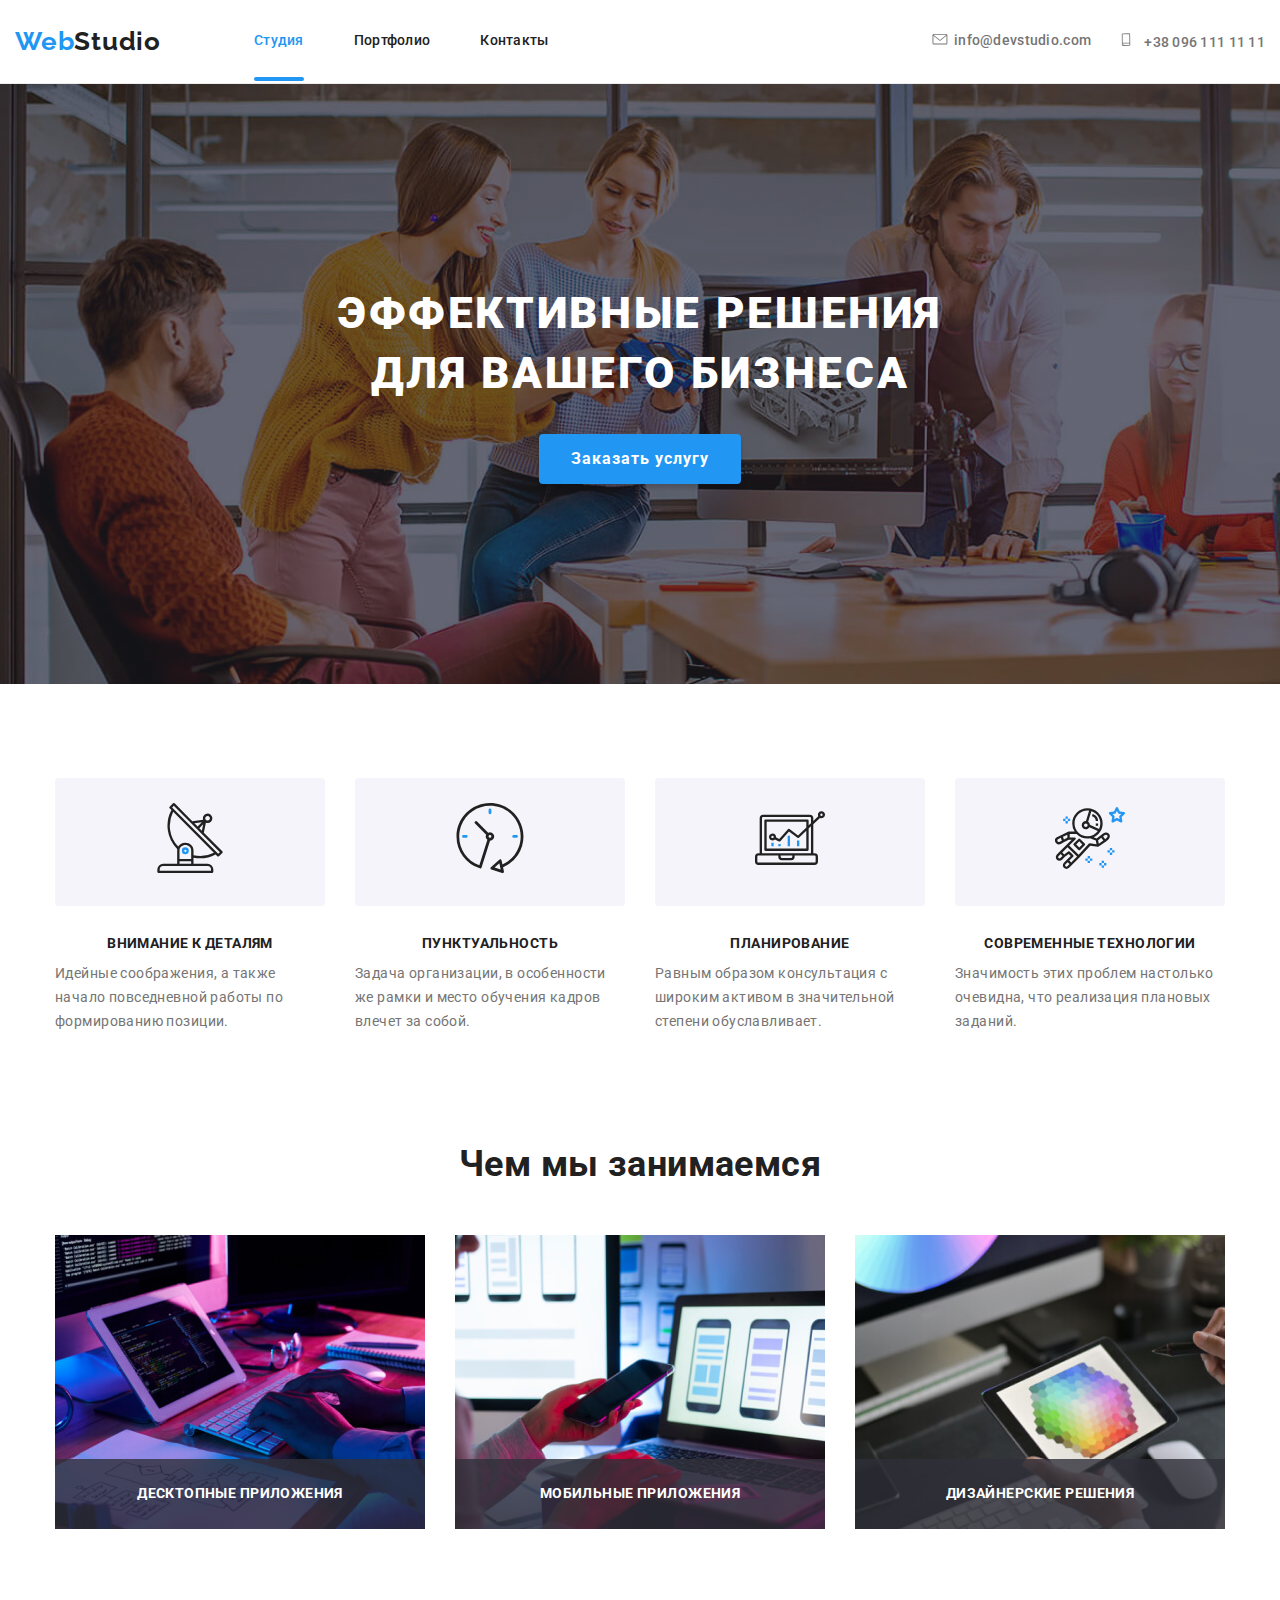
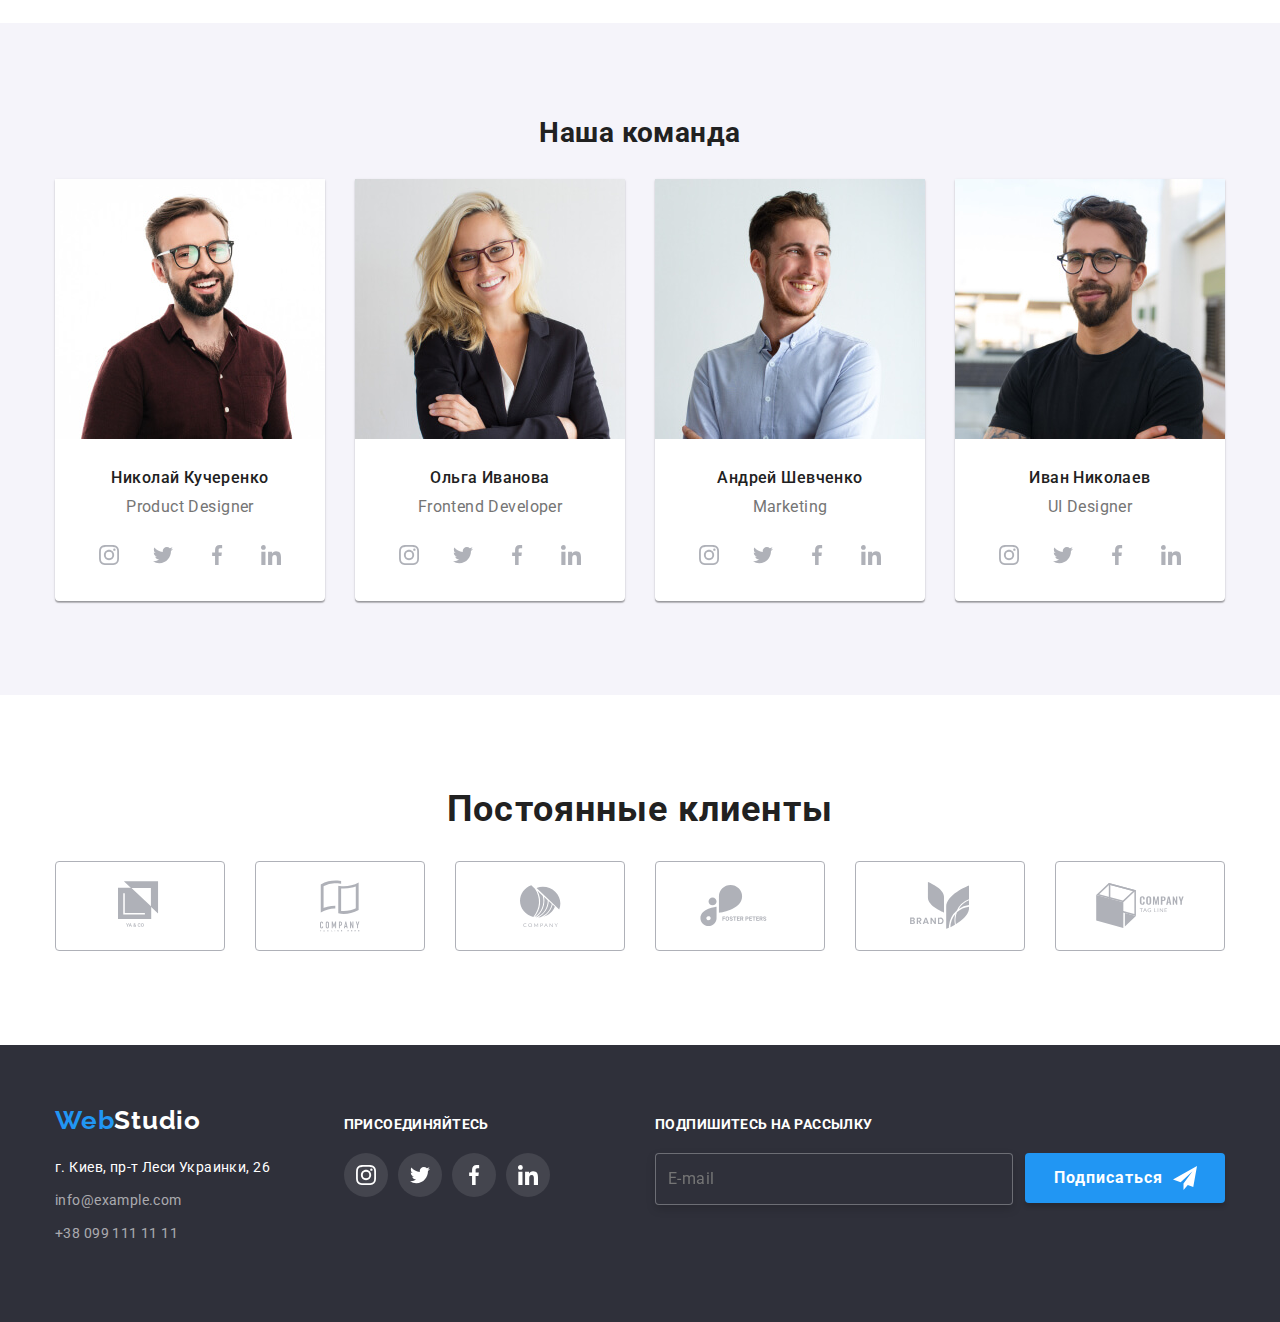
<file: index.html>
<!DOCTYPE html>
<html lang="ru">
<head>
    <meta charset="UTF-8">
    <meta name="viewport" content="width=device-width, initial-scale=1.0">
    <title>Web Studio</title>
    <link href="https://fonts.googleapis.com/css2?family=Raleway:wght@700&family=Roboto:wght@400;500;700;900&display=swap" rel="stylesheet">
    <link rel="stylesheet" href="./css/main.min.css" />

</head>
<body>
    
    <!--Верхняя линия-->
    <header>

            <div class="container main-nav page-header">
    
            <nav class="navigation">
    
                <a href="./index.html" class="logo"><span class="logo-web">Web</span>Studio </a>
                <button 
                type="button" 
                class="menu-button" 
                aria-expanded="false" 
                aria-controls="menu-container"
                data-menu-button> 
                    <svg class="icon-menu-mob" width="40" height="40" aria-label="Переключатель мобильного меню"> 
                        <use class="icon-cross" href="./images/sprite-mobile.svg#icon-cross"></use>
                        <use class="icon-menu" href="./images/sprite-mobile.svg#icon-menu"></use>
                    </svg>
                </button> 

            </nav>

            <div class="menu-container" id="menu-container" data-menu>
            
            <div class="site-navigation"> 
              <ul class="site-nav">
                  <li class="item"><a href="./index.html" class="menu-link active">Студия</a></li>
                  <li class="item"><a href="./portfolio.html" class="menu-link">Портфолио</a></li>
                  <li class="item"><a href="" class="menu-link">Контакты</a></li>
               </ul>
            </div>
    
            <div class="contacts"> 
                <ul class="contacts-nav"> 
                    <li class="item mail">
                        
                        <a href="mailto:info@devstudio.com" class="menu-contacts"> 
                            <svg class="icon-envelope" width="16" height="11.2">
                                <use href="./images/sprite.svg#icon-envelope"></use>
                            </svg>
                            info@devstudio.com</a></li>
                     
                        <li class="item phone">
                       
                        <a href="tel:+380961111111" class="menu-contacts"> 
                            <svg class="icon-smartfon" width="10" height="14.94">
                                <use href="./images/sprite.svg#icon-smartphone"></use>
                            </svg>  
                            +38 096 111 11 11</a></li>
                </ul>
            </div> 
            </div>
        </div>    

    </header>


    <main>
    <!--Шапка-->
    <section class="hero"> 
        <h1 class="hero-title"> Эффективные решения <br> для вашего бизнеса </h1>
        <button class="btn-hero" data-modal-open> Заказать услугу </button>
        <div class="backdrop is-hidden" data-modal>
            <div class="modal">
                <div class="btn-close" data-modal-close>
                    <svg class="icon-close" width="18" height="18">
                        <use href="./images/sprite.svg#icon-close"></use>
                    </svg>
                </div> 
                <h2 class="modal-title">Оставьте свои данные, мы вам перезвоним</h2> 
            
                <form class="modal-form" autocomplete="off"> 

            <div class="modal-form-field">
                <label class="modal-form-label" for="name">Имя</label>
                <input class="modal-form-input" type="text" name="name" id="name" placeholder=" " autofocus/> 
                <span class="modal-icon"> 
                <svg  width="12" height="12">
                    <use href="./images/sprite07.svg#icon-person"></use>
                </svg>
              </span>

            </div>

            <div class="modal-form-field"> 
                <label class="modal-form-label" for="tel">Телефон</label>
                <input class="modal-form-input" type ="tel" name="telephone" id="tel" placeholder=" " autofocus/> 
                <span class="modal-icon"> 
                    <svg  width="13" height="13">
                        <use href="./images/sprite07.svg#icon-phone"></use>
                    </svg>
                </span>
            </div>

            <div class="modal-form-field"> 
                <label class="modal-form-label" for="email">Почта</label> 
                <input class="modal-form-input" type ="email" name="email" id="email" placeholder=" " autofocus/> 
                <span class="modal-icon"> 
                    <svg  width="15" height="12">
                        <use href="./images/sprite07.svg#icon-email-black"></use>
                    </svg>
                </span>
            </div>
            <div class="modal-form-comment"> 
                <label for="modal-form-label" for="text">Комментарий</label> 
                <textarea name="comment" id="comment" rows="8" placeholder="Введите текст"></textarea>
            </div>

            <div class="check"> 
            <label class="checkbox-label"> 
                <input class="checkbox" type ="checkbox" name="checkbox" value="policy"/> 
                <span class="icon-checkbox"></span>
                <span class="label">Соглашаюсь с рассылкой и принимаю <a class="policy-text" href>Условия договора</a> </span>
            </label>  
            </div>

            <button class="btn-submit" type="submit">Отправить</button>

            </form>
            </div>

        


        </div>
    </section>

    <!--Особенности-->
    <section class="features">
    <div class="container">  
      <h2 hidden class="features-title">Особенности</h2>
        <ul class="features-list">
            <li class="feature-item">
                <div class="features-background">
                <svg class="icon-antenna" width="70" height="70">
                    <use href="./images/sprite.svg#icon-antenna"></use>
                </svg>
                </div> 
                <h3 class="features-subtitle">Внимание к деталям</h3>
                <p class="features-description"> 
                    Идейные соображения, а также начало повседневной работы по 
                    формированию позиции.
                </p>
            </li>
            <li class="feature-item"> 
                <div class="features-background"> 
                    <svg class="icon-clock" width="70" height="70">
                        <use href="./images/sprite.svg#icon-clock"></use>
                    </svg>
                </div>
                <h3 class="features-subtitle">Пунктуальность</h3>
                <p class="features-description"> 
                    Задача организации, в особенности же рамки и место обучения
                    кадров влечет за собой.
                </p>
            </li>
            <li class="feature-item"> 
                <div class="features-background"> 
                    <svg class="icon-diagram" width="70" height="70">
                        <use href="./images/sprite.svg#icon-diagram"></use>
                    </svg>
                </div>
                <h3 class="features-subtitle"> Планирование</h3>
                <p class="features-description"> 
                    Равным образом консультация с широким активом в значительной 
                    степени обуславливает.
                </p>
            </li>
            <li class="feature-item">  
                <div class="features-background"> 
                    <svg class="icon-astronaut" width="70" height="70">
                        <use href="./images/sprite.svg#icon-astronaut"></use>
                    </svg>
                </div>
                <h3 class="features-subtitle"> Современные технологии</h3>
                <p class="features-description"> 
                    Значимость этих проблем настолько очевидна, 
                    что реализация плановых заданий.
                </p>
            </li>
        </ul>
    </div>
    </section>
    
    <!--Чем мы занимаемся-->
    <section class="work">
    <div class="container section">  
        <h2 class="work-title">Чем мы занимаемся</h2>
        <ul class="work-list">
            <li class="item">

                <img srcset="
                ./images/work/desktop/box1.jpg 1x,
                ./images/work/desktop/box1@2x.jpg 2x
                "
                src="./images/work/desktop/box1.jpg"
                alt="desktop app"
                width="370"
                />
            
                <!-- <img src="./images/img.jpg" alt="desktop app" width="370"/>  -->
              
            <h3 class="work-description">Десктопные приложения</h3>
            </li>
            <li class="item">

                <img srcset="
                ./images/work/desktop/box2.jpg 1x,
                ./images/work/desktop/box2@2x.jpg 2x
                "
                src="./images/work/desktop/box2.jpg"
                alt="mobile app"
                width="370"
                />

                <!-- <img src="./images/box2.jpg" alt="mobile app" width="370"/> -->

                <h3 class="work-description">Мобильные приложения</h3>
            </li>
            <li class="item">

                <img srcset="
                ./images/work/desktop/box3.jpg 1x,
                ./images/work/desktop/box3@2x.jpg 2x
                "
                src="./images/work/desktop/box3.jpg"
                alt="design solutions"
                width="370"
                />

                <!-- <img src="./images/box3.jpg" alt="design solutions" width="370"/> -->
                
                <h3 class="work-description">Дизайнерские решения</h3>
            </li>
        </ul>
    </div>
    </section>

    <!--Наша команда-->

    <section class="about-us"> 
    <div class=" container section">
        <h2 class="about-us-title">Наша команда</h2>    
          <ul class="about-us-list"> 
            <li class="item"> 

                <picture>
                    <source srcset="./images/team/desktop/img1.jpg 1x, ./images/team/desktop/img1@2x.jpg 2x" media="(min-width: 1200px)" />
                    <source srcset="./images/team/tablet/img1.jpg 1x, ./images/team/tablet/img1@2x.jpg 2x" media="(min-width: 768px)" />
                    <source srcset="./images/team/mobile/img1.jpg 1x, ./images/team/mobile/img1@2x.jpg 2x" media="(max-width: 767px)" />
                    <img src="./images/team/desktop/img1.jpg" class="about-us-picture" width="270" height="260" alt="Nikolay Kucherenko фотография" />
                </picture>
             
              <h4 class="about-us-subtitle">Николай Кучеренко</h4>
              <p class="about-us-description">Product Designer</p>

              <ul class="about-us-sm"> 

                  <li class="item-sm"><a href="" class="link-icon" aria-label="ссылка на Instagram">
                    <svg class="icon" width="20" height="20">
                        <use href="./images/sprite.svg#icon-instagram"></use>
                    </svg>
                  </a>
                </li>

                  <li class="item-sm"><a href="" class="link-icon" aria-label="ссылка на Twitter">
                    <svg class="icon" width="20" height="20">
                        <use href="./images/sprite.svg#icon-twitter"></use>
                    </svg>
                  </a>
                </li>

                  <li class="item-sm"><a href="" class="link-icon" aria-label="ссылка на Facebook">
                    <svg class="icon" width="20" height="20">
                        <use href="./images/sprite.svg#icon-facebook"></use>
                    </svg>
                  </a>
                </li>

                  <li class="item-sm"><a href="" class="link-icon" aria-label="ссылка на Linkedin">
                    <svg class="icon" width="20" height="20">
                        <use href="./images/sprite.svg#icon-linkedin"></use>
                    </svg>
                  </a>
                </li>

              </ul>
            </li>

            <li class="item">

                <picture>
                    <source srcset="./images/team/desktop/img2.jpg 1x, ./images/team/desktop/img2@2x.jpg 2x" media="(min-width: 1200px)" />
                    <source srcset="./images/team/tablet/img2.jpg 1x, ./images/team/tablet/img2@2x.jpg 2x" media="(min-width: 768px)" />
                    <source srcset="./images/team/mobile/img2.jpg 1x, ./images/team/mobile/img2@2x.jpg 2x" media="(max-width: 767px)" />
                    <img src="./images/team/desktop/img2.jpg" class="about-us-picture" width="270" height="260" alt="Olga Ivanova фотография" />
                </picture>
            
              <h4 class="about-us-subtitle"> Ольга Иванова</h4>
              <p class="about-us-description">Frontend Developer</p>

              <ul class="list about-us-sm"> 

                <li class="item-sm"><a href="" class="link-icon" aria-label="ссылка на Instagram">
                    <svg class="icon" width="20" height="20">
                        <use href="./images/sprite.svg#icon-instagram"></use>
                    </svg>
                </a>
                </li>

                <li class="item-sm"><a href="" class="link-icon" aria-label="ссылка на Twitter"> 
                    <svg class="icon" width="20" height="20">
                        <use href="./images/sprite.svg#icon-twitter"></use>
                    </svg>
                </a>
                </li>

                <li class="item-sm"><a href="" class="link-icon" aria-label="ссылка на Facebook"> 
                    <svg class="icon" width="20" height="20">
                        <use href="./images/sprite.svg#icon-facebook"></use>
                    </svg>
                </a>
                </li>

                <li class="item-sm"><a href="" class="link-icon" aria-label="ссылка на Linkedin"> 
                    <svg class="icon" width="20" height="20">
                        <use href="./images/sprite.svg#icon-linkedin"></use>
                    </svg>
                </a>
                </li>

              </ul>
            </li>

            <li class="item"> 

                <picture>
                    <source srcset="./images/team/desktop/img3.jpg 1x, ./images/team/desktop/img3@2x.jpg 2x" media="(min-width: 1200px)" />
                    <source srcset="./images/team/tablet/img3.jpg 1x, ./images/team/tablet/img3@2x.jpg 2x" media="(min-width: 768px)" />
                    <source srcset="./images/team/mobile/img3.jpg 1x, ./images/team/mobile/img3@2x.jpg 2x" media="(max-width: 767px)" />
                    <img src="./images/team/desktop/img3.jpg" class="about-us-picture" width="270" height="260" alt="Andrey Shevchenko фотография" />
                </picture>
              
              <h4 class="about-us-subtitle">Андрей Шевченко</h4>
              <p class= "about-us-description">Marketing</p>

            <ul class="list about-us-sm"> 

            <li class="item-sm"><a href="" class="link-icon" aria-label="ссылка на Instagram"> 
                <svg class="icon" width="20" height="20">
                    <use href="./images/sprite.svg#icon-instagram"></use>
                </svg>
            </a>
            </li>

            <li class="item-sm"><a href="" class="link-icon" aria-label="ссылка на Twitter">
                <svg class="icon" width="20" height="20">
                    <use href="./images/sprite.svg#icon-twitter"></use>
                </svg>
            </a>
            </li>

            <li class="item-sm"><a href="" class="link-icon" aria-label="ссылка на Facebook"> 
                <svg class="icon" width="20" height="20">
                    <use href="./images/sprite.svg#icon-facebook"></use>
                </svg>
            </a>
            </li>

            <li class="item-sm"><a href="" class="link-icon" aria-label="ссылка на Linkedin"> 
                <svg class="icon" width="20" height="20">
                    <use href="./images/sprite.svg#icon-linkedin"></use>
                </svg>
            </a>
            </li>

            </ul>
            </li>

            <li class="item">

                <picture>
                    <source srcset="./images/team/desktop/img4.jpg 1x, ./images/team/desktop/img4@2x.jpg 2x" media="(min-width: 1200px)" />
                    <source srcset="./images/team/tablet/img4.jpg 1x, ./images/team/tablet/img4@2x.jpg 2x" media="(min-width: 768px)" />
                    <source srcset="./images/team/mobile/img4.jpg 1x, ./images/team/mobile/img4@2x.jpg 2x" media="(max-width: 767px)" />
                    <img src="./images/team/desktop/img4.jpg" class="about-us-picture" width="270" height="260" alt="Ivan Nikolaev фотография" />
                </picture>

              <h4 class="about-us-subtitle">Иван Николаев</h4>
              <p class="about-us-description">UI Designer</p>

            <ul class="list about-us-sm"> 

            <li class="item-sm"><a href="" class="link-icon" aria-label="ссылка на Instagram"> 
                <svg class="icon" width="20" height="20">
                    <use href="./images/sprite.svg#icon-instagram2"></use>
                </svg>
            </a>
            </li>

            <li class="item-sm"><a href="" class="link-icon" aria-label="ссылка на Twitter"> 
                <svg class="icon" width="20" height="20">
                    <use href="./images/sprite.svg#icon-twitter"></use>
                </svg>
            </a>
            </li>

            <li class="item-sm"><a href="" class="link-icon" aria-label="ссылка на Facebook"> 
                <svg class="icon" width="20" height="20">
                    <use href="./images/sprite.svg#icon-facebook"></use>
                </svg>
            </a>
            </li>

            <li class="item-sm"><a href="" class="link-icon" aria-label="ссылка на Linkedin"> 
                <svg class="icon" width="20" height="20">
                    <use href="./images/sprite.svg#icon-linkedin"></use>
                </svg>
            </a>
            </li>

            </ul>
            </li>

          </ul>
    </div>
    </section>

    <!--Постоянные клиенты-->
    <section class="clients">
    <div class=" container section"> 
        <h2 class="clients-title">Постоянные клиенты</h2>
        <ul class="client-list">

            <li class="clients-border"><a href="" class="clients-link"> 
                <svg class="icon-logo" width="44.27" height="49.23">
                    <use href="./images/sprite.svg#icon-logo-one"></use>
                </svg>
            </a>
            </li> 

            <li class="clients-border"><a href="" class="clients-link"> 
                <svg class="icon-logo" width="40" height="52">
                    <use href="./images/sprite.svg#icon-logo-two"></use>
                </svg>
            </a>
            </li> 

            <li class="clients-border"><a href="" class="clients-link"> 
                <svg class="icon-logo" width="41" height="42.6">
                    <use href="./images/sprite.svg#icon-logo-three"></use>
                </svg>
            </a>
            </li> 

            <li class="clients-border"><a href="" class="clients-link"> 
                <svg class="icon-logo" width="79.66" height="42.02">
                    <use href="./images/sprite.svg#icon-logo-four"></use>
                </svg>
            </a>
            </li> 

            <li class="clients-border"><a href="" class="clients-link"> 
                <svg class="icon-logo" width="59" height="47">
                    <use href="./images/sprite.svg#icon-logo-five"></use>
                </svg>
            </a>
            </li> 

            <li class="clients-border"><a href="" class="clients-link"> 
                <svg class="icon-logo" width="88.48" height="45.44">
                    <use href="./images/sprite.svg#icon-logo-six"></use>
                </svg>
            </a>
            </li> 

        </ul>
    </div> 
    </section>
    </main>



    <!--Подвал-->

    <footer class=bg>
    
    <div class="container footer">

      <div class="footer-log-address">
        <a href="./index.html" class="logo-footer"><span class="logo-web">Web</span>Studio </a>
        <address class="address">
         <p class="footer-address">г. Киев, пр-т Леси Украинки, 26
         <a href="mailto:info@example.com" class="footer-address-contacts">info@example.com</a>
         <a href="tel:+380991111111" class="footer-address-contacts"> +38 099 111 11 11</a></p>
        </address>
      </div>
   
      <div class="footer-sm">
          <b class="footer-c2a">присоединяйтесь</b>
          <ul class="footer-social">
            <li class="item-sm"><a href="" class="sm-link" aria-label="ссылка на Instagram"> 
                <svg class="icon-footer" width="20" height="20">
                    <use href="./images/sprite.svg#icon-instagram2"></use>
                </svg>
            </a>
            <li class="item-sm"><a href="" class="sm-link" aria-label="ссылка на Twitter"> 
                <svg class="icon-footer" width="20" height="20">
                    <use href="./images/sprite.svg#icon-twitter2"></use>
                </svg>
            </a>
            </li>
            <li class="item-sm"><a href="" class="sm-link" aria-label="ссылка на Facebook"> 
                <svg class="icon-footer" width="20" height="20">
                    <use href="./images/sprite.svg#icon-facebook2"></use>
                </svg>
            </a>
            </li>
            <li class="item-sm"><a href="" class="sm-link" aria-label="ссылка на Linkedin"> 
                <svg class="icon-footer" width="20" height="20">
                    <use href="./images/sprite.svg#icon-linkedin2"></use>
                </svg>
            </a>
            </li>
          </ul>
      </div>
    
      <div class="footer-newsletter">

        <b class="footer-c2a c2a-tablet">Подпишитесь на рассылку</b>

        <form class="form"> 

        <div class="form-field"> 
        <input type ="email" name="email" id="email" placeholder="E-mail" autofocus/>  
        </div>

        <button class="btn-footer" type="submit">Подписаться
        </button>

        </form>
    

    </div>

    </footer>

    <script src="./js/menu.js"></script>
    <script src="./js/modal.js"></script>

</body>

</html>
</file>
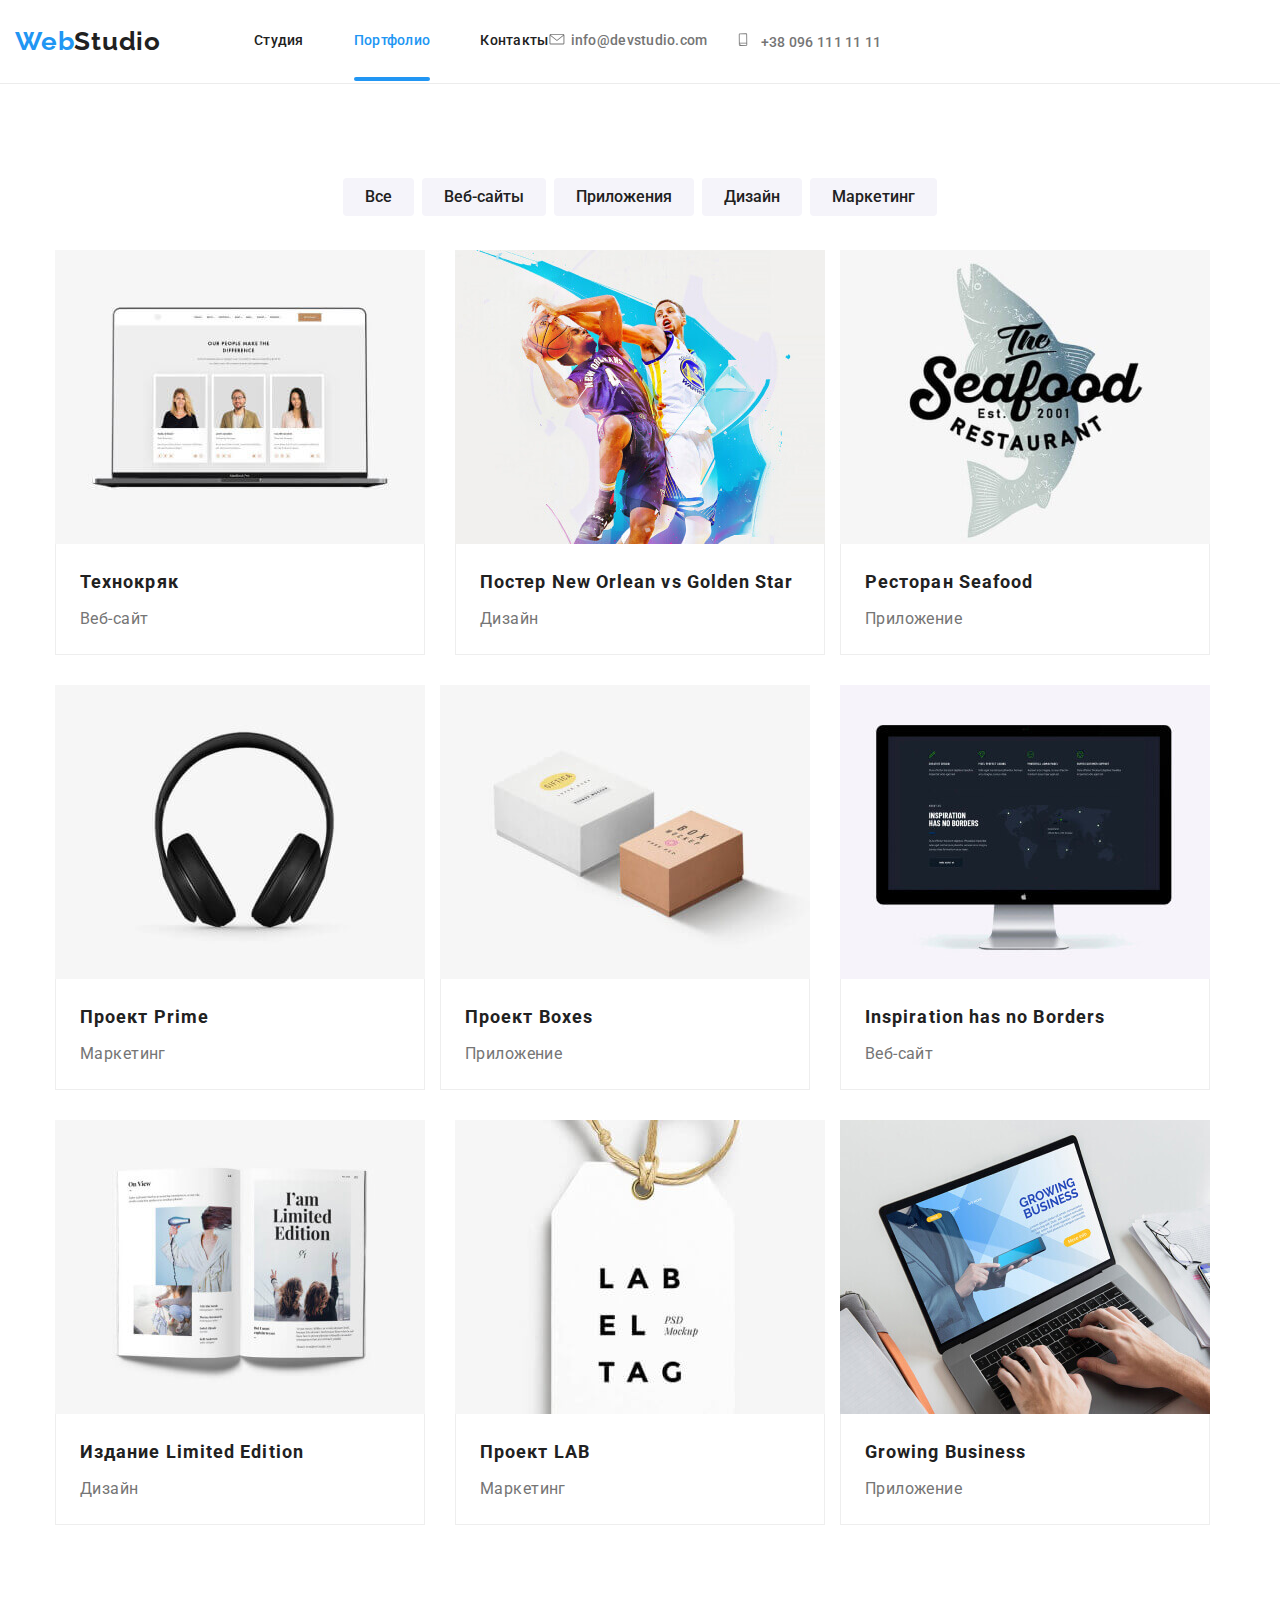
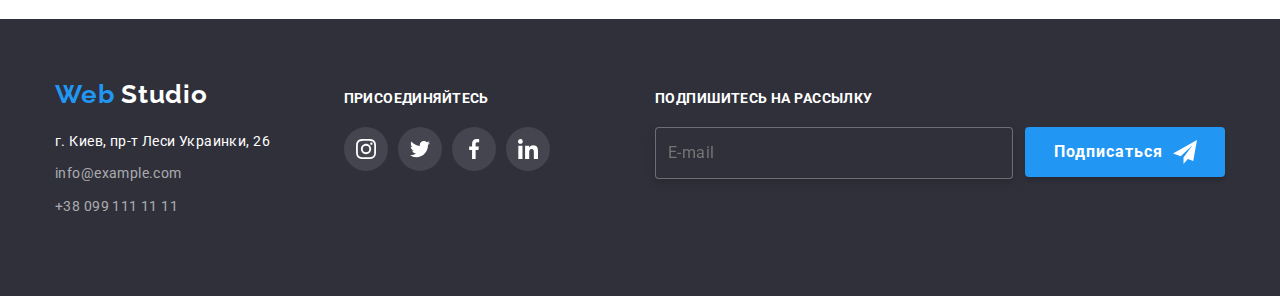
<file: portfolio.html>
<!DOCTYPE html>
<html lang="ru">
<head>
    <meta charset="UTF-8">
    <meta name="viewport" content="width=device-width, initial-scale=1.0">
    <title>Web Studio</title>
    <link href="https://fonts.googleapis.com/css2?family=Raleway:wght@700&family=Roboto:wght@400;500;700;900&display=swap" rel="stylesheet">
    <!-- <link rel="stylesheets" href="./css/normalize.css"/>
    <link rel="stylesheet" href="./css/style.css"/> -->
    <link rel="stylesheet" href="./css/main.min.css" />

</head>
<body>
    
    <!--Верхняя линия-->
    <header>

        <div class="container main-nav page-header">

        <nav class="navigation">

            <a href="./index.html" class="logo"><span class="logo-web">Web</span>Studio </a>
            <button 
            type="button" 
            class="menu-button" 
            aria-expanded="false" 
            aria-controls="menu-container"
            data-menu-button> 
                <svg class="icon-menu-mob" width="40" height="40" aria-label="Переключатель мобильного меню"> 
                    <use class="icon-cross" href="./images/sprite-mobile.svg#icon-cross"></use>
                    <use class="icon-menu" href="./images/sprite-mobile.svg#icon-menu"></use>
                </svg>
            </button> 

        <div class="menu-container" id="menu-container" data-menu>
        
        <div class="site-navigation"> 
          <ul class="site-nav">
              <li class="item"><a href="./index.html" class="menu-link">Студия</a></li>
              <li class="item"><a href="./portfolio.html" class="menu-link active">Портфолио</a></li>
              <li class="item"><a href="" class="menu-link">Контакты</a></li>
           </ul>
        </div>

        <div class="contacts"> 
            <ul class="contacts-nav"> 
                <li class="item mail">
                    
                    <a href="mailto:info@devstudio.com" class="menu-contacts"> 
                        <svg class="icon-envelope" width="16" height="11.2">
                            <use href="./images/sprite.svg#icon-envelope"></use>
                        </svg>
                        info@devstudio.com</a></li>
                 
                    <li class="item phone">
                   
                    <a href="tel:+380961111111" class="menu-contacts"> 
                        <svg class="icon-smartfon" width="10" height="14.94">
                            <use href="./images/sprite.svg#icon-smartphone"></use>
                        </svg>  
                        +38 096 111 11 11</a></li>
            </ul>
        </div> 
        </div>
    </nav>
   
    </div>    

</header>

    <main>
        <section>
            <div class="container section">
            <h1 hidden>Портфолио</h1>
                <ul class="portfolio-filters">
                    <li class="item"><button type="button" class="portfolio-filters-link">Все</button></li>
                    <li class="item"><button type="button" class="portfolio-filters-link">Веб-сайты</button></li>
                    <li class="item"><button type="button" class="portfolio-filters-link">Приложения</button></li>
                    <li class="item"><button type="button" class="portfolio-filters-link">Дизайн</button></li>
                    <li class="item"><button type="button" class="portfolio-filters-link">Маркетинг</button></li>
                </ul>
            <ul class="portfolio-projects"> 
                <li class="item">   
                    <a href="" class="portfolio-link">
                    <div class="portfolio-thumb"> 

                        <picture>
                            <source srcset="./images/portfolio/desktop/project1.jpg 1x, ./images/portfolio/desktop/project1@2x.jpg 2x" media="(min-width: 1200px)" />
                            <source srcset="./images/portfolio/tablet/project1.jpg 1x, ./images/portfolio/tablet/project1@2x.jpg 2x" media="(min-width: 768px)" />
                            <source srcset="./images/portfolio/mobile/project1.jpg 1x, ./images/portfolio/mobile/project1@2x.jpg 2x" media="(max-width: 767px)" />
                            <img src="./images/portfolio/desktop/portfolio1.jpg" class="portfolio-picture" alt="пример работ" />
                        </picture>

                    <div class="portfolio-overlay">
                        <div class="portfolio-description"> <p> Технокряк это современная площадка распространения коронавируса. 
                                Компании используют эту платформу для цифрового шпионажа и атак на защищённые 
                                сервера конкурентов.</p>
                        </div> 
                    </div>
                    </div>
                        <div class="border">
                        <h2 class="portfolio-title">Технокряк</h2>
                    <p class="portfolio-subtitle">Веб-сайт</p>
                        </div>
                    </a> 
                </li>
                <li class="item"><a href=""class="portfolio-link">
                    <div class="portfolio-thumb"> 

                        <picture>
                            <source srcset="./images/portfolio/desktop/project2.jpg 1x, ./images/portfolio/desktop/project2@2x.jpg 2x" media="(min-width: 1200px)" />
                            <source srcset="./images/portfolio/tablet/project2.jpg 1x, ./images/portfolio/tablet/project2@2x.jpg 2x" media="(min-width: 768px)" />
                            <source srcset="./images/portfolio/mobile/project2.jpg 1x, ./images/portfolio/mobile/project2@2x.jpg 2x" media="(max-width: 767px)" />
                            <img src="./images/portfolio/desktop/portfolio2.jpg" class="portfolio-picture" alt="пример работ" />
                        </picture>

                    <div class="portfolio-overlay"> 
                    <div class="portfolio-description"> <p> Технокряк это современная площадка распространения коронавируса. 
                        Компании используют эту платформу для цифрового шпионажа и атак на защищённые 
                        сервера конкурентов.</p>
                    </div> 
                    </div>
                    </div>
                    <div class="border">  
                    <h2 class="portfolio-title">Постер New Orlean vs Golden Star</h2>
                    <p class="portfolio-subtitle">Дизайн</p>
                    </div>
                    </a> 
                </li>
                <li class="item"><a href=""class="portfolio-link">
                    <div class="portfolio-thumb"> 

                        <picture>
                            <source srcset="./images/portfolio/desktop/project3.jpg 1x, ./images/portfolio/desktop/project3@2x.jpg 2x" media="(min-width: 1200px)" />
                            <source srcset="./images/portfolio/tablet/project3.jpg 1x, ./images/portfolio/tablet/project3@2x.jpg 2x" media="(min-width: 768px)" />
                            <source srcset="./images/portfolio/mobile/project3.jpg 1x, ./images/portfolio/mobile/project3@2x.jpg 2x" media="(max-width: 767px)" />
                            <img src="./images/portfolio/desktop/portfolio3.jpg" class="portfolio-picture" width="370" alt="пример работ" />
                        </picture>

                    <div class="portfolio-overlay"> 
                    <div class="portfolio-description"> <p> Технокряк это современная площадка распространения коронавируса. 
                        Компании используют эту платформу для цифрового шпионажа и атак на защищённые 
                        сервера конкурентов.</p>
                    </div> 
                    </div>
                    </div>
                    <div class="border"> 
                    <h2 class="portfolio-title">Ресторан Seafood</h2>
                    <p class="portfolio-subtitle">Приложение</p>
                    </div>
                    </a>
                </li>
                <li class="item"><a href=""class="portfolio-link">
                    <div class="portfolio-thumb"> 

                        <picture>
                            <source srcset="./images/portfolio/desktop/project4.jpg 1x, ./images/portfolio/desktop/project4@2x.jpg 2x" media="(min-width: 1200px)" />
                            <source srcset="./images/portfolio/tablet/project4.jpg 1x, ./images/portfolio/tablet/project4@2x.jpg 2x" media="(min-width: 768px)" />
                            <source srcset="./images/portfolio/mobile/project4.jpg 1x, ./images/portfolio/mobile/project4@2x.jpg 2x" media="(max-width: 767px)" />
                            <img src="./images/portfolio/desktop/portfolio4.jpg" class="portfolio-picture"  alt="пример работ"/>
                        </picture>

                    <div class="portfolio-overlay"> 
                    <div class="portfolio-description"> <p> Технокряк это современная площадка распространения коронавируса. 
                        Компании используют эту платформу для цифрового шпионажа и атак на защищённые 
                        сервера конкурентов.</p>
                    </div> 
                    </div>
                    </div>
                    <div class="border"> 
                    <h2 class="portfolio-title">Проект Prime</h2>
                    <p class="portfolio-subtitle">Маркетинг</p>
                    </div>
                    </a>
                </li>
                <li class="item"><a href=""class="portfolio-link">
                    <div class="portfolio-thumb"> 

                        <picture>
                            <source srcset="./images/portfolio/desktop/project5.jpg 1x, ./images/portfolio/desktop/project5@2x.jpg 2x" media="(min-width: 1200px)" />
                            <source srcset="./images/portfolio/tablet/project5.jpg 1x, ./images/portfolio/tablet/project5@2x.jpg 2x" media="(min-width: 768px)" />
                            <source srcset="./images/portfolio/mobile/project5.jpg 1x, ./images/portfolio/mobile/project5@2x.jpg 2x" media="(max-width: 767px)" />
                            <img src="./images/portfolio/desktop/portfolio5.jpg" class="portfolio-picture" alt="пример работ" />
                        </picture>

                    <div class="portfolio-overlay"> 
                    <div class="portfolio-description"> <p> Технокряк это современная площадка распространения коронавируса. 
                        Компании используют эту платформу для цифрового шпионажа и атак на защищённые 
                        сервера конкурентов.</p>
                    </div> 
                    </div>
                    </div>
                    <div class="border"> 
                    <h2 class="portfolio-title">Проект Boxes</h2>
                    <p class="portfolio-subtitle">Приложение</p>
                    </div>
                    </a>
                </li>
                <li class="item"><a href=""class="portfolio-link">
                    <div class="portfolio-thumb"> 

                        <picture>
                            <source srcset="./images/portfolio/desktop/project6.jpg 1x, ./images/portfolio/desktop/project6@2x.jpg 2x" media="(min-width: 1200px)" />
                            <source srcset="./images/portfolio/tablet/project6.jpg 1x, ./images/portfolio/tablet/project6@2x.jpg 2x" media="(min-width: 768px)" />
                            <source srcset="./images/portfolio/mobile/project6.jpg 1x, ./images/portfolio/mobile/project6@2x.jpg 2x" media="(max-width: 767px)" />
                            <img src="./images/portfolio/desktop/portfolio6.jpg" class="portfolio-picture" alt="пример работ" />
                        </picture>

                    <div class="portfolio-overlay"> 
                    <div class="portfolio-description"> <p> Технокряк это современная площадка распространения коронавируса. 
                        Компании используют эту платформу для цифрового шпионажа и атак на защищённые 
                        сервера конкурентов.</p>
                    </div> 
                    </div>
                    </div>
                    <div class="border"> 
                    <h2 class="portfolio-title">Inspiration has no Borders</h2>
                    <p class="portfolio-subtitle">Веб-сайт</p>
                    </div>
                    </a>
                </li>
                <li class="item"><a href=""class="portfolio-link">
                    <div class="portfolio-thumb">

                        <picture>
                            <source srcset="./images/portfolio/desktop/project7.jpg 1x, ./images/portfolio/desktop/project7@2x.jpg 2x" media="(min-width: 1200px)" />
                            <source srcset="./images/portfolio/tablet/project7.jpg 1x, ./images/portfolio/tablet/project7@2x.jpg 2x" media="(min-width: 768px)" />
                            <source srcset="./images/portfolio/mobile/project7.jpg 1x, ./images/portfolio/mobile/project7@2x.jpg 2x" media="(max-width: 767px)" />
                            <img src="./images/portfolio/desktop/portfolio7.jpg" class="portfolio-picture" alt="пример работ" />
                        </picture>

                    <div class="portfolio-overlay"> 
                    <div class="portfolio-description"> <p> Технокряк это современная площадка распространения коронавируса. 
                        Компании используют эту платформу для цифрового шпионажа и атак на защищённые 
                        сервера конкурентов.</p>
                    </div> 
                    </div>
                    </div>
                    <div class="border"> 
                    <h2 class="portfolio-title">Издание Limited Edition</h2>
                    <p class="portfolio-subtitle">Дизайн</p>
                    </div>
                    </a>
                </li>
                <li class="item"><a href=""class="portfolio-link">
                    <div class="portfolio-thumb"> 

                        <picture>
                            <source srcset="./images/portfolio/desktop/project8.jpg 1x, ./images/portfolio/desktop/project8@2x.jpg 2x" media="(min-width: 1200px)" />
                            <source srcset="./images/portfolio/tablet/project8.jpg 1x, ./images/portfolio/tablet/project8@2x.jpg 2x" media="(min-width: 768px)" />
                            <source srcset="./images/portfolio/mobile/project8.jpg 1x, ./images/portfolio/mobile/project8@2x.jpg 2x" media="(max-width: 767px)" />
                            <img src="./images/portfolio/desktop/portfolio8.jpg" class="portfolio-picture" alt="пример работ"/>
                        </picture>

                    <div class="portfolio-overlay"> 
                    <div class="portfolio-description"> <p> Технокряк это современная площадка распространения коронавируса. 
                        Компании используют эту платформу для цифрового шпионажа и атак на защищённые 
                        сервера конкурентов.</p>
                    </div> 
                    </div>
                    </div>
                    <div class="border"> 
                    <h2 class="portfolio-title">Проект LAB</h2>
                    <p class="portfolio-subtitle">Маркетинг</p>
                    </div>
                    </a> 
                </li>
                <li class="item"><a href=""class="portfolio-link">
                    <div class="portfolio-thumb"> 

                        <picture>
                            <source srcset="./images/portfolio/desktop/project9.jpg 1x, ./images/portfolio/desktop/project9@2x.jpg 2x" media="(min-width: 1200px)" />
                            <source srcset="./images/portfolio/tablet/project9.jpg 1x, ./images/portfolio/tablet/project9@2x.jpg 2x" media="(min-width: 768px)" />
                            <source srcset="./images/portfolio/mobile/project9.jpg 1x, ./images/portfolio/mobile/project9@2x.jpg 2x" media="(max-width: 767px)" />
                            <img src="./images/portfolio/desktop/portfolio9.jpg" class="portfolio-picture" alt="пример работ" />
                        </picture>

                    <div class="portfolio-overlay"> 
                    <div class="portfolio-description"> <p> Технокряк это современная площадка распространения коронавируса. 
                        Компании используют эту платформу для цифрового шпионажа и атак на защищённые 
                        сервера конкурентов.</p>
                    </div> 
                    </div>
                    </div>
                    <div class="border"> 
                    <h2 class="portfolio-title">Growing Business</h2>
                    <p class="portfolio-subtitle">Приложение</p>
                    </div>
                    </a>
                </li>  
            </ul>
        </div>
        </section>
    </main>

     <!--Подвал-->

     <footer class=bg>
    
        <div class="container footer">
    
          <div class="footer-log-address">
            <a href="./index.html" class="logo-footer"><span class="logo-web">Web </span> Studio </a>
            <address class="address">
             <p class="footer-address">г. Киев, пр-т Леси Украинки, 26
             <a href="mailto:info@example.com" class="footer-address-contacts">info@example.com</a>
             <a href="tel:+380991111111" class="footer-address-contacts"> +38 099 111 11 11</a></p>
            </address>
          </div>
       
          <div class="footer-sm">
              <b class="footer-c2a">присоединяйтесь</b>
              <ul class="list footer-social">
                <li class="item-sm"><a href="" class="sm-link" aria-label="ссылка на Instagram"> 
                    <svg class="icon-footer" width="20" height="20">
                        <use href="./images/sprite.svg#icon-instagram2"></use>
                    </svg>
                </a>
                <li class="item-sm"><a href="" class="sm-link" aria-label="ссылка на Twitter"> 
                    <svg class="icon-footer" width="20" height="20">
                        <use href="./images/sprite.svg#icon-twitter2"></use>
                    </svg>
                </a>
                </li>
                <li class="item-sm"><a href="" class="sm-link" aria-label="ссылка на Facebook"> 
                    <svg class="icon-footer" width="20" height="20">
                        <use href="./images/sprite.svg#icon-facebook2"></use>
                    </svg>
                </a>
                </li>
                <li class="item-sm"><a href="" class="sm-link" aria-label="ссылка на Linkedin"> 
                    <svg class="icon-footer" width="20" height="20">
                        <use href="./images/sprite.svg#icon-linkedin2"></use>
                    </svg>
                </a>
                </li>
              </ul>
          </div>
            
          <div class="footer-newsletter">
    
            <b class="footer-c2a c2a-tablet">Подпишитесь на рассылку</b>
    
            <form class="form"> 
    
            <div class="form-field"> 
        
            <input type ="email" name="email" id="email" placeholder="E-mail" autofocus/>  
            </div>
    
            <button class="btn-footer" type="submit">Подписаться
            </button>
    
            </form>
        
    
        </div>
    
        </footer>
        
        <script src="./js/menu.js"></script>
        <script src="./js/modal.js"></script>
    
    

</body>
</html>
</file>
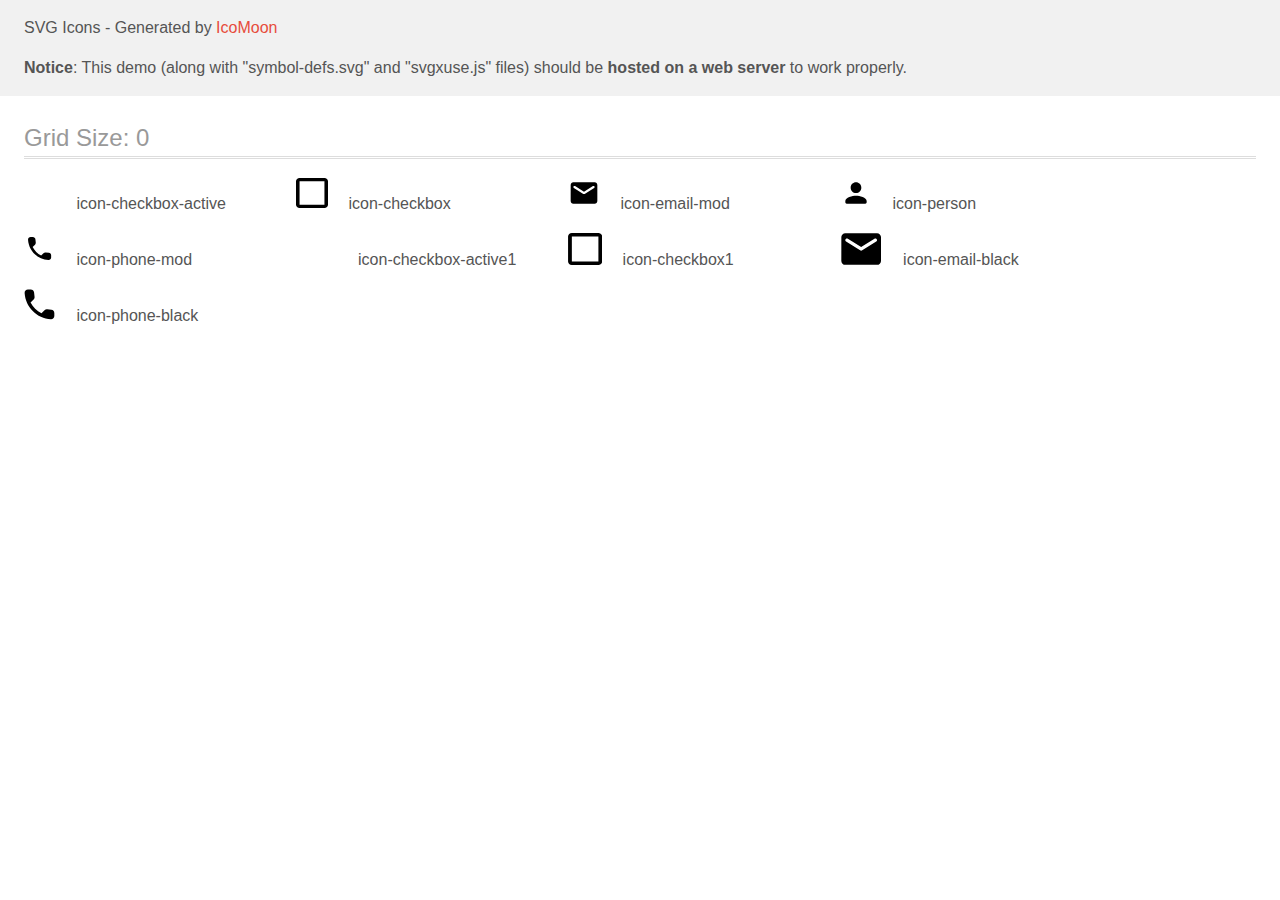
<file: svg/icomoon/demo-external-svg.html>
<!doctype html>
<html>
<head>
    <title>IcoMoon - SVG Icons</title>
    <meta charset="utf-8">
    <meta name="viewport" content="width=device-width, initial-scale=1">
    <link rel="stylesheet" href="demo-files/demo.css">
    <link rel="stylesheet" href="style.css">
</head>
<body>
<header class="bgc1 clearfix">
<div class="mhl">
    <p>SVG Icons - Generated by <a href="https://icomoon.io/app">IcoMoon</a></p><p><strong>Notice</strong>: This demo (along with "symbol-defs.svg" and "svgxuse.js" files) should be <b>hosted on a web server</b> to work properly.</p>
</div>
</header>
    <div class="clearfix mhl ptl">
        <h1 class="mvm mtn fgc1">Grid Size: 0</h1>
        <div class="glyph fs1">
            <div class="clearfix pbs">
                <svg class="icon icon-checkbox-active"><use xlink:href="symbol-defs.svg#icon-checkbox-active"></use></svg><span class="name"> icon-checkbox-active</span>
            </div>
        </div>
        <div class="glyph fs1">
            <div class="clearfix pbs">
                <svg class="icon icon-checkbox"><use xlink:href="symbol-defs.svg#icon-checkbox"></use></svg><span class="name"> icon-checkbox</span>
            </div>
        </div>
        <div class="glyph fs1">
            <div class="clearfix pbs">
                <svg class="icon icon-email-mod"><use xlink:href="symbol-defs.svg#icon-email-mod"></use></svg><span class="name"> icon-email-mod</span>
            </div>
        </div>
        <div class="glyph fs1">
            <div class="clearfix pbs">
                <svg class="icon icon-person"><use xlink:href="symbol-defs.svg#icon-person"></use></svg><span class="name"> icon-person</span>
            </div>
        </div>
        <div class="glyph fs1">
            <div class="clearfix pbs">
                <svg class="icon icon-phone-mod"><use xlink:href="symbol-defs.svg#icon-phone-mod"></use></svg><span class="name"> icon-phone-mod</span>
            </div>
        </div>
        <div class="glyph fs1">
            <div class="clearfix pbs">
                <svg class="icon icon-checkbox-active1"><use xlink:href="symbol-defs.svg#icon-checkbox-active1"></use></svg><span class="name"> icon-checkbox-active1</span>
            </div>
        </div>
        <div class="glyph fs1">
            <div class="clearfix pbs">
                <svg class="icon icon-checkbox1"><use xlink:href="symbol-defs.svg#icon-checkbox1"></use></svg><span class="name"> icon-checkbox1</span>
            </div>
        </div>
        <div class="glyph fs1">
            <div class="clearfix pbs">
                <svg class="icon icon-email-black"><use xlink:href="symbol-defs.svg#icon-email-black"></use></svg><span class="name"> icon-email-black</span>
            </div>
        </div>
        <div class="glyph fs1">
            <div class="clearfix pbs">
                <svg class="icon icon-phone-black"><use xlink:href="symbol-defs.svg#icon-phone-black"></use></svg><span class="name"> icon-phone-black</span>
            </div>
        </div>
  </div>
<script defer src="svgxuse.js"></script>
</body>
</html>
</file>
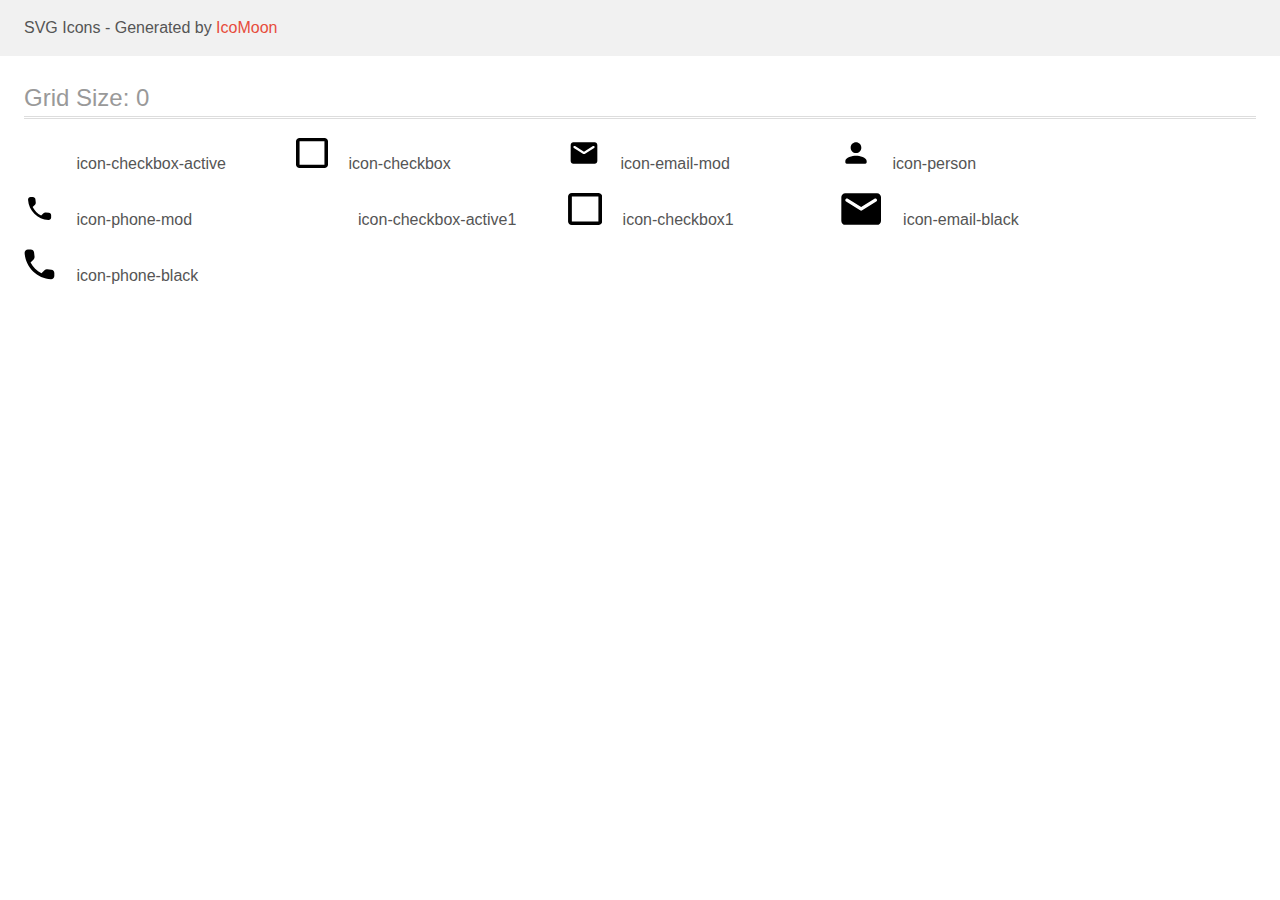
<file: svg/icomoon/demo.html>
<!doctype html>
<html>
<head>
    <title>IcoMoon - SVG Icons</title>
    <meta charset="utf-8">
    <meta name="viewport" content="width=device-width, initial-scale=1">
    <link rel="stylesheet" href="demo-files/demo.css">
    <link rel="stylesheet" href="style.css">
</head>
<body>
<svg aria-hidden="true" style="position: absolute; width: 0; height: 0; overflow: hidden;" version="1.1" xmlns="http://www.w3.org/2000/svg" xmlns:xlink="http://www.w3.org/1999/xlink">
<defs>
<symbol id="icon-checkbox-active" viewBox="0 0 32 32">
<path fill="#fff" style="fill: var(--color1, #fff); stroke: var(--color1, #fff)" stroke="#fff" stroke-linejoin="miter" stroke-linecap="butt" stroke-miterlimit="4" stroke-width="0.4" d="M7.914 16.503l-0.138-0.131-2.067 1.958 7.282 6.947 15.298-14.594-2.053-1.959-13.245 12.623-5.077-4.844z"></path>
</symbol>
<symbol id="icon-checkbox" viewBox="0 0 32 32">
<path d="M28.444 4.333v23.333h-24.889v-23.333h24.889zM28.444 1h-24.889c-1.956 0-3.556 1.5-3.556 3.333v23.333c0 1.833 1.6 3.333 3.556 3.333h24.889c1.956 0 3.556-1.5 3.556-3.333v-23.333c0-1.833-1.6-3.333-3.556-3.333z"></path>
</symbol>
<symbol id="icon-email-mod" viewBox="0 0 32 32">
<path d="M26.667 5.333h-21.333c-1.467 0-2.653 1.2-2.653 2.667l-0.013 16c0 1.467 1.2 2.667 2.667 2.667h21.333c1.467 0 2.667-1.2 2.667-2.667v-16c0-1.467-1.2-2.667-2.667-2.667zM26.133 11l-9.427 5.893c-0.427 0.267-0.987 0.267-1.413 0l-9.427-5.893c-0.333-0.213-0.533-0.573-0.533-0.96 0-0.893 0.973-1.427 1.733-0.96l8.933 5.587 8.933-5.587c0.76-0.467 1.733 0.067 1.733 0.96 0 0.387-0.2 0.747-0.533 0.96z"></path>
</symbol>
<symbol id="icon-person" viewBox="0 0 32 32">
<path d="M16 16c2.947 0 5.333-2.387 5.333-5.333s-2.387-5.333-5.333-5.333c-2.947 0-5.333 2.387-5.333 5.333s2.387 5.333 5.333 5.333zM16 18.667c-3.56 0-10.667 1.787-10.667 5.333v1.333c0 0.733 0.6 1.333 1.333 1.333h18.667c0.733 0 1.333-0.6 1.333-1.333v-1.333c0-3.547-7.107-5.333-10.667-5.333z"></path>
</symbol>
<symbol id="icon-phone-mod" viewBox="0 0 32 32">
<path d="M24.882 19.773l-3.268-0.373c-0.785-0.090-1.557 0.18-2.11 0.733l-2.367 2.367c-3.641-1.853-6.626-4.825-8.478-8.478l2.38-2.38c0.553-0.553 0.823-1.325 0.733-2.11l-0.373-3.242c-0.154-1.299-1.248-2.277-2.56-2.277h-2.226c-1.454 0-2.663 1.209-2.573 2.663 0.682 10.987 9.469 19.761 20.443 20.443 1.454 0.090 2.663-1.119 2.663-2.573v-2.226c0.013-1.3-0.965-2.393-2.264-2.547z"></path>
</symbol>
<symbol id="icon-checkbox-active1" viewBox="0 0 42 32">
<path fill="#fff" style="fill: var(--color1, #fff); stroke: var(--color1, #fff)" stroke="#fff" stroke-linejoin="miter" stroke-linecap="butt" stroke-miterlimit="4" stroke-width="0.64" d="M6.263 15.205l-0.22-0.21-3.307 3.132 11.651 11.114 24.477-23.351-3.285-3.134-21.192 20.197-8.124-7.75z"></path>
</symbol>
<symbol id="icon-checkbox1" viewBox="0 0 34 32">
<path d="M30.341 3.556v24.889h-26.548v-24.889h26.548zM30.341 0h-26.548c-2.086 0-3.793 1.6-3.793 3.556v24.889c0 1.956 1.707 3.556 3.793 3.556h26.548c2.086 0 3.793-1.6 3.793-3.556v-24.889c0-1.956-1.707-3.556-3.793-3.556z"></path>
</symbol>
<symbol id="icon-email-black" viewBox="0 0 43 32">
<path d="M37.333 0h-32c-2.2 0-3.98 1.8-3.98 4l-0.020 24c0 2.2 1.8 4 4 4h32c2.2 0 4-1.8 4-4v-24c0-2.2-1.8-4-4-4zM36.533 8.5l-14.14 8.84c-0.64 0.4-1.48 0.4-2.12 0l-14.14-8.84c-0.5-0.32-0.8-0.86-0.8-1.44 0-1.34 1.46-2.14 2.6-1.44l13.4 8.38 13.4-8.38c1.14-0.7 2.6 0.1 2.6 1.44 0 0.58-0.3 1.12-0.8 1.44z"></path>
</symbol>
<symbol id="icon-phone-black" viewBox="0 0 32 32">
<path d="M27.419 20.852l-4.201-0.48c-1.009-0.116-2.002 0.232-2.713 0.943l-3.044 3.044c-4.681-2.382-8.519-6.203-10.901-10.901l3.060-3.060c0.711-0.711 1.059-1.704 0.943-2.713l-0.48-4.168c-0.198-1.671-1.604-2.928-3.292-2.928h-2.862c-1.869 0-3.424 1.555-3.308 3.424 0.877 14.126 12.174 25.407 26.284 26.284 1.869 0.116 3.424-1.439 3.424-3.308v-2.862c0.016-1.671-1.241-3.077-2.911-3.275z"></path>
</symbol>
</defs>
</svg>

<header class="bgc1 clearfix">
<div class="mhl">
    <p>SVG Icons - Generated by <a href="https://icomoon.io/app">IcoMoon</a></p>
</div>
</header>
    <div class="clearfix mhl ptl">
        <h1 class="mvm mtn fgc1">Grid Size: 0</h1>
        <div class="glyph fs1">
            <div class="clearfix pbs">
                <svg class="icon icon-checkbox-active"><use xlink:href="#icon-checkbox-active"></use></svg><span class="name"> icon-checkbox-active</span>
            </div>
        </div>
        <div class="glyph fs1">
            <div class="clearfix pbs">
                <svg class="icon icon-checkbox"><use xlink:href="#icon-checkbox"></use></svg><span class="name"> icon-checkbox</span>
            </div>
        </div>
        <div class="glyph fs1">
            <div class="clearfix pbs">
                <svg class="icon icon-email-mod"><use xlink:href="#icon-email-mod"></use></svg><span class="name"> icon-email-mod</span>
            </div>
        </div>
        <div class="glyph fs1">
            <div class="clearfix pbs">
                <svg class="icon icon-person"><use xlink:href="#icon-person"></use></svg><span class="name"> icon-person</span>
            </div>
        </div>
        <div class="glyph fs1">
            <div class="clearfix pbs">
                <svg class="icon icon-phone-mod"><use xlink:href="#icon-phone-mod"></use></svg><span class="name"> icon-phone-mod</span>
            </div>
        </div>
        <div class="glyph fs1">
            <div class="clearfix pbs">
                <svg class="icon icon-checkbox-active1"><use xlink:href="#icon-checkbox-active1"></use></svg><span class="name"> icon-checkbox-active1</span>
            </div>
        </div>
        <div class="glyph fs1">
            <div class="clearfix pbs">
                <svg class="icon icon-checkbox1"><use xlink:href="#icon-checkbox1"></use></svg><span class="name"> icon-checkbox1</span>
            </div>
        </div>
        <div class="glyph fs1">
            <div class="clearfix pbs">
                <svg class="icon icon-email-black"><use xlink:href="#icon-email-black"></use></svg><span class="name"> icon-email-black</span>
            </div>
        </div>
        <div class="glyph fs1">
            <div class="clearfix pbs">
                <svg class="icon icon-phone-black"><use xlink:href="#icon-phone-black"></use></svg><span class="name"> icon-phone-black</span>
            </div>
        </div>
  </div>
<script defer src="svgxuse.js"></script>
</body>
</html>
</file>
<file: svg/icomoon/demo-files/demo.css>
body {
  padding: 0;
  margin: 0;
  font-family: sans-serif;
  font-size: 1em;
  line-height: 1.5;
  color: #555;
  background: #fff;
}
h1 {
  font-size: 1.5em;
  font-weight: normal;
  box-shadow: 0 1px #ddd, 0 2px #fff, 0 3px #ddd;
}
small {
  font-size: .66666667em;
}
a {
  color: #e74c3c;
  text-decoration: none;
}
a:hover, a:focus {
  box-shadow: 0 1px #e74c3c;
}
.bshadow0, input {
  box-shadow: inset 0 -2px #e7e7e7;
}
input:hover {
  box-shadow: inset 0 -2px #ccc;
}
input, fieldset {
  font-size: 1em;
  margin: 0;
  padding: 0;
  border: 0;
}
input {
  color: inherit;
  line-height: 1.5;
  height: 1.5em;
  padding: .25em 0;
}
input:focus {
  outline: none;
  box-shadow: inset 0 -2px #449fdb;
}
.glyph {
  font-size: 16px;
  margin-right: 1.5em;
  float: left;
  width: 7em;
}
svg {
  color: #000;
}
.liga {
  width: 80%;
  width: calc(100% - 2.5em);
}
.talign-right {
  text-align: right;
}
.talign-center {
  text-align: center;
}
.bgc1 {
  background: #f1f1f1;
}
.fgc0 {
  color: #000;
}
.fgc1 {
  color: #999;
}
p {
  margin-top: 1em;
  margin-bottom: 1em;
}
.mvm {
  margin-top: .75em;
  margin-bottom: .75em;
}
.mtn {
  margin-top: 0;
}
.mtl, .mal {
  margin-top: 1.5em;
}
.mbl, .mal {
  margin-bottom: 1.5em;
}
.mal, .mhl {
  margin-left: 1.5em;
  margin-right: 1.5em;
}
.mhmm {
  margin-left: 1em;
  margin-right: 1em;
}
.ptl {
  padding-top: 1.5em;
}
.pbs, .pvs {
  padding-bottom: .25em;
}
.pvs, .pts {
  padding-top: .25em;
}
.unit {
  float: left;
}
.unitRight {
  float: right;
}
.size1of2 {
  width: 50%;
}
.size1of1 {
  width: 100%;
}
.clearfix:before, .clearfix:after {
  content: " ";
  display: table;
}
.clearfix:after {
  clear: both;
}
.hidden-true {
  display: none;
}
.textbox0 {
  width: 3em;
  background: #f1f1f1;
  padding: .25em .5em;
  line-height: 1.5;
  height: 1.5em;
}
.fs0 {
  font-size: 16px;
}
.fs1 {
  font-size: 32px;
}
.name {
  font-size: 0.5em;
  margin-left: 1em;
}
</file>
<file: svg/icomoon/style.css>
.icon {
  display: inline-block;
  width: 1em;
  height: 1em;
  stroke-width: 0;
  stroke: currentColor;
  fill: currentColor;
}

/* ==========================================
Single-colored icons can be modified like so:
.icon-name {
  font-size: 32px;
  color: red;
}
========================================== */

.icon-checkbox-active1 {
  width: 1.2998046875em;
}

.icon-checkbox1 {
  width: 1.06640625em;
}

.icon-email-black {
  width: 1.3330078125em;
}
</file>
<file: css/main.min.css>
.checkbox{position:absolute;width:1px;height:1px;margin:0;border:0;padding:0;clip:rect(0 0 0 0);overflow:hidden}/*! modern-normalize v0.7.0 | MIT License | https://github.com/sindresorhus/modern-normalize */*,*::before,*::after{-webkit-box-sizing:border-box;box-sizing:border-box}:root{-moz-tab-size:4;-o-tab-size:4;tab-size:4}html{line-height:1.15;-webkit-text-size-adjust:100%}body{margin:0}body{font-family:system-ui,-apple-system,"Segoe UI",Roboto,Helvetica,Arial,sans-serif,"Apple Color Emoji","Segoe UI Emoji"}hr{height:0}abbr[title]{-webkit-text-decoration:underline dotted;text-decoration:underline dotted}b,strong{font-weight:bolder}code,kbd,samp,pre{font-family:ui-monospace, SFMono-Regular, Consolas, 'Liberation Mono', Menlo, monospace;font-size:1em}small{font-size:80%}sub,sup{font-size:75%;line-height:0;position:relative;vertical-align:baseline}sub{bottom:-0.25em}sup{top:-0.5em}button,input,optgroup,select,textarea{font-family:inherit;font-size:100%;line-height:1.15;margin:0}button,select{text-transform:none}button,[type='button'],[type='reset'],[type='submit']{-webkit-appearance:button}::-moz-focus-inner{border-style:none;padding:0}:-moz-focusring{outline:1px dotted ButtonText}:-moz-ui-invalid{box-shadow:none}legend{padding:0}progress{vertical-align:baseline}::-webkit-inner-spin-button,::-webkit-outer-spin-button{height:auto}[type='search']{-webkit-appearance:textfield;outline-offset:-2px}::-webkit-search-decoration{-webkit-appearance:none}::-webkit-file-upload-button{-webkit-appearance:button;font:inherit}summary{display:list-item}html{-webkit-box-sizing:border-box;box-sizing:border-box}*,*::before,*::after{-webkit-box-sizing:inherit;box-sizing:inherit}body{margin:0;font-family:Roboto, sans-serif;font-size:14px;font-weight:400;line-height:1.71;letter-spacing:0.03em;color:#757575}h1,h2,h3,h4,p{margin-top:0;margin-bottom:0}img{display:block;max-width:100%;height:auto}.section{padding-top:94px;padding-bottom:94px}.site-nav,.contacts-nav,.features-list,.work-list,.about-us-list,.about-us-sm,.client-list,.footer-social,.portfolio-filters,.portfolio-projects{padding:0;margin:0;list-style:none}.features-title,.work-title,.about-us-title{margin-top:0;margin-bottom:50px;color:#212121;font-weight:700;font-size:36px;line-height:1.17;text-align:center}.container{padding-left:15px;padding-right:15px;margin-left:auto;margin-right:auto}@media screen and (min-width: 480px){.container{width:480px}}@media screen and (min-width: 768px){.container{width:768px}}@media screen and (min-width: 1200px){.container{width:1200px}}.logo{display:inline-block;font-family:Raleway,sans-serif;font-weight:700;color:#212121;font-size:24px;line-height:1.16;letter-spacing:0.03em;text-decoration:none;padding-top:16px;padding-bottom:16px}@media screen and (min-width: 480px){.logo{display:inline-block;padding-top:16px;padding-bottom:16px}}@media screen and (min-width: 768px){.logo{display:inline-block;padding-top:26px;padding-bottom:26px}}@media screen and (min-width: 1200px){.logo{font-size:26px;line-height:1.19}}.logo-web{color:#2196F3;font-family:Raleway,sans-serif;font-weight:700;font-size:24px;line-height:1.16;letter-spacing:0.03em}@media screen and (min-width: 1200px){.logo-web{font-size:26px;line-height:1.19}}.logo-footer{display:block;color:#fff;font-family:Raleway,sans-serif;font-weight:700;font-size:24px;line-height:1.16;letter-spacing:0.03em;text-decoration:none;margin-bottom:20px}@media screen and (min-width: 1200px){.logo-footer{font-size:26px;line-height:1.19}}.page-header{position:relative}@media screen and (min-width: 1200px){.page-header{border-bottom:1px solid #ECECEC}}@media screen and (min-width: 768px) and (max-width: 1199px){.main-nav .navigation,.site-nav,.contacts,.contacts-nav{display:-webkit-box;display:-ms-flexbox;display:flex}}@media screen and (min-width: 768px) and (max-width: 1199px){.contacts,.contacts-nav{-webkit-box-orient:vertical;-webkit-box-direction:normal;-ms-flex-direction:column;flex-direction:column}}@media screen and (min-width: 1200px){.main-nav,.navigation,.site-nav,.contacts,.contacts-nav{display:-webkit-box;display:-ms-flexbox;display:flex;-webkit-box-align:center;-ms-flex-align:center;align-items:center}}@media screen and (min-width: 1200px){.main-nav{width:100%}}@media screen and (min-width: 768px) and (max-width: 1199px){.main-nav{display:-webkit-box;display:-ms-flexbox;display:flex}}@media screen and (min-width: 480px) and (max-width: 767px){.navigation{display:-webkit-box;display:-ms-flexbox;display:flex;-webkit-box-pack:justify;-ms-flex-pack:justify;justify-content:space-between;-webkit-box-align:center;-ms-flex-align:center;align-items:center}}@media screen and (max-width: 479px){.navigation{display:-webkit-box;display:-ms-flexbox;display:flex;-webkit-box-pack:justify;-ms-flex-pack:justify;justify-content:space-between;-webkit-box-align:center;-ms-flex-align:center;align-items:center}}.menu-button{display:-webkit-inline-box;display:-ms-inline-flexbox;display:inline-flex;padding-top:10px;padding-bottom:10px;padding-left:0;padding-right:0;border:none;background-color:transparent}@media screen and (min-width: 768px){.menu-button{display:none}}.menu-button .icon-cross{display:none}.menu-button.is-open .icon-cross{display:block}.menu-button.is-open .icon-menu{display:none}.icon-menu-mob:hover,.icon-menu-mob:focus{fill:#2196F3}.menu-container{background-color:#fff;width:100%;-webkit-box-shadow:0px 4px 8px rgba(0,0,0,0.04),0px 2px 4px rgba(0,0,0,0.08),0px 1px 3px rgba(0,0,0,0.16);box-shadow:0px 4px 8px rgba(0,0,0,0.04),0px 2px 4px rgba(0,0,0,0.08),0px 1px 3px rgba(0,0,0,0.16);padding-left:15px;padding-right:15px}@media screen and (max-width: 767px){.menu-container{text-align:center;display:none;position:absolute;top:100%;left:0;z-index:10;border-top:1px solid #ECECEC}.menu-container.is-open{display:block}}@media screen and (min-width: 768px) and (max-width: 1199px){.menu-container{display:-webkit-box;display:-ms-flexbox;display:flex;-webkit-box-pack:justify;-ms-flex-pack:justify;justify-content:space-between;-webkit-box-align:baseline;-ms-flex-align:baseline;align-items:baseline;padding:0;margin:0;-webkit-box-shadow:none;box-shadow:none}}@media screen and (min-width: 1200px){.menu-container{display:-webkit-box;display:-ms-flexbox;display:flex;-webkit-box-pack:justify;-ms-flex-pack:justify;justify-content:space-between;-webkit-box-align:baseline;-ms-flex-align:baseline;align-items:baseline;padding:0;-webkit-box-shadow:none;box-shadow:none}}@media screen and (max-width: 767px){.site-navigation{padding-top:60px;padding-bottom:60px}}@media screen and (min-width: 768px) and (max-width: 1199px){.site-navigation{padding-top:32px;padding-bottom:0px}}@media screen and (min-width: 1200px){.site-navigation{margin-left:93px}}.contacts{padding-bottom:60px}@media screen and (min-width: 480px) and (max-width: 767px){.contacts{padding-bottom:60px}}@media screen and (min-width: 768px) and (max-width: 1199px){.contacts{padding-bottom:0}}@media screen and (min-width: 1200px){.contacts{padding-bottom:0}}@media screen and (min-width: 768px) and (max-width: 1199px){.site-nav{padding-bottom:32px;margin-left:88px}}@media screen and (max-width: 767px){.site-nav .item:not(:last-child){margin-bottom:40px}}@media screen and (min-width: 768px){.site-nav .item:not(:last-child){margin-right:50px}}@media screen and (max-width: 767px){.mail:not(:last-child),.phone:not(:last-child){margin-bottom:16px}}@media screen and (min-width: 1200px){.contacts-nav .item+.item{margin-left:30px}}@media screen and (min-width: 480px){.contacts-nav .item{font-size:14px;line-height:1.14}}.menu-link{font-weight:500;font-size:18px;line-height:1.14;letter-spacing:0.02em;text-decoration:none;color:#212121;-webkit-transition-property:all;transition-property:all;-webkit-transition-duration:250ms;transition-duration:250ms;-webkit-transition-timing-function:cubic-bezier(0.4, 0, 0.2, 1);transition-timing-function:cubic-bezier(0.4, 0, 0.2, 1)}.menu-link:hover,.menu-link:focus{color:#2196F3}@media screen and (min-width: 480px) and (max-width: 767px){.menu-link{font-size:18px;line-height:1.16;padding-bottom:8px}}@media screen and (min-width: 768px){.menu-link{padding-bottom:32px;font-size:14px}}@media screen and (min-width: 1200px){.menu-link{display:block;font-size:14px;padding-top:32px;padding-bottom:32px}}.site-nav .active{color:#2196F3;position:relative}.active::after{content:"";position:absolute;bottom:0;left:0;display:block;width:100%;height:4px;border-radius:2px;background-color:#2196F3}.menu-contacts{font-size:18px;font-weight:500;letter-spacing:0.02em;color:#757575;text-decoration:none;-webkit-transition-property:all;transition-property:all;-webkit-transition-duration:250ms;transition-duration:250ms;-webkit-transition-timing-function:cubic-bezier(0.4, 0, 0.2, 1);transition-timing-function:cubic-bezier(0.4, 0, 0.2, 1)}.menu-contacts:hover,.menu-contacts:focus{color:#2196F3}@media screen and (min-width: 480px){.menu-contacts{font-size:18px;line-height:1.14}}@media screen and (min-width: 768px){.menu-contacts{font-size:12px;line-height:1.16}}@media screen and (min-width: 1200px){.menu-contacts{font-size:14px;line-height:1.14}}.mail{display:block;color:#757575}.mail:hover,.mail:focus{color:#2196F3}.icon-envelope{fill:currentColor;margin-right:2.8px}.phone{display:block;color:#757575}.phone:hover,.phone:focus{color:#2196F3}.icon-smartfon{fill:currentColor;margin-right:9.83px}.hero-title{margin-top:0px;margin-bottom:30px;font-weight:900;font-size:26px;line-height:1.61;text-align:center;color:#fff;letter-spacing:0.06em;text-transform:uppercase}@media screen and (min-width: 1200px){.hero-title{font-size:44px;line-height:1.36}}.hero{width:100%;margin-left:auto;margin-right:auto;margin-top:0;text-align:center;background-size:cover;background-repeat:no-repeat;background-position:center;height:400px;padding-top:118px;background-image:-webkit-gradient(linear, left top, right top, from(rgba(47,48,58,0.4)), to(rgba(47,48,58,0.4))),url("../images/header/mobile/Header-mobile.jpg");background-image:linear-gradient(to right, rgba(47,48,58,0.4), rgba(47,48,58,0.4)),url("../images/header/mobile/Header-mobile.jpg");background:url(../images/header/mobile/Header-mobile.jpg);background-size:cover}@media screen and (min-device-pixel-ratio: 2), screen and (-webkit-min-device-pixel-ratio: 2), screen and (min-resolution: 192dpi), screen and (min-resolution: 2dppx){.hero{background-image:-webkit-gradient(linear, left top, right top, from(rgba(47,48,58,0.4)), to(rgba(47,48,58,0.4))),url("../images/header/mobile/Header-mobile@2x.jpg");background-image:linear-gradient(to right, rgba(47,48,58,0.4), rgba(47,48,58,0.4)),url("../images/header/mobile/Header-mobile@2x.jpg")}}@media screen and (min-width: 768px){.hero{height:400px;padding-top:118px;background-image:-webkit-gradient(linear, left top, right top, from(rgba(47,48,58,0.4)), to(rgba(47,48,58,0.4))),url("../images/header/tablet/Header-tablet.jpg");background-image:linear-gradient(to right, rgba(47,48,58,0.4), rgba(47,48,58,0.4)),url("../images/header/tablet/Header-tablet.jpg")}}@media screen and (min-width: 768px) and (min-device-pixel-ratio: 2), screen and (min-width: 768px) and (-webkit-min-device-pixel-ratio: 2), screen and (min-width: 768px) and (min-resolution: 192dpi), screen and (min-width: 768px) and (min-resolution: 2dppx){.hero{background-image:-webkit-gradient(linear, left top, right top, from(rgba(47,48,58,0.4)), to(rgba(47,48,58,0.4))),url("../images/header/tablet/Header-tablet@2x.jpg");background-image:linear-gradient(to right, rgba(47,48,58,0.4), rgba(47,48,58,0.4)),url("../images/header/tablet/Header-tablet@2x.jpg")}}@media screen and (min-width: 1200px){.hero{height:600px;padding-top:200px;background-image:-webkit-gradient(linear, left top, right top, from(rgba(47,48,58,0.4)), to(rgba(47,48,58,0.4))),url("../images/header/desktop/header-desktop.jpg");background-image:linear-gradient(to right, rgba(47,48,58,0.4), rgba(47,48,58,0.4)),url("../images/header/desktop/header-desktop.jpg")}}@media screen and (min-width: 1200px) and (min-device-pixel-ratio: 2), screen and (min-width: 1200px) and (-webkit-min-device-pixel-ratio: 2), screen and (min-width: 1200px) and (min-resolution: 192dpi), screen and (min-width: 1200px) and (min-resolution: 2dppx){.hero{background-image:-webkit-gradient(linear, left top, right top, from(rgba(47,48,58,0.4)), to(rgba(47,48,58,0.4))),url("../images/header/desktop/header-desktop@2x.jpg");background-image:linear-gradient(to right, rgba(47,48,58,0.4), rgba(47,48,58,0.4)),url("../images/header/desktop/header-desktop@2x.jpg")}}.btn-hero{display:inline-block;padding:10px 32px;min-width:200px;border-radius:4px;-webkit-box-shadow:0px 4px 4px rgba(0,0,0,0.15);box-shadow:0px 4px 4px rgba(0,0,0,0.15);text-align:center;font-weight:700;font-size:16px;line-height:1.87;letter-spacing:0.06em;color:#fff;background-color:#2196F3;text-decoration:none;border-width:0}.btn-hero:hover,.btn-hero:focus{background-color:#188CE8}.backdrop{position:fixed;top:0;left:0;width:100%;height:100%;background-color:rgba(0,0,0,0.2);opacity:1;-webkit-transition:opacity 250ms cubic-bezier(0.4, 0, 0.2, 1);transition:opacity 250ms cubic-bezier(0.4, 0, 0.2, 1);z-index:10}.backdrop.is-hidden{opacity:0;pointer-events:none}.backdrop.is-hidden .modal{-webkit-transform:translate(-50%, -50%) scale(0.9);transform:translate(-50%, -50%) scale(0.9)}.modal{position:absolute;top:50%;left:50%;width:100%;max-height:609px;text-align:center;background:#fff;-webkit-box-shadow:0px 1px 3px rgba(0,0,0,0.12),0px 1px 1px rgba(0,0,0,0.14),0px 2px 1px rgba(0,0,0,0.2);box-shadow:0px 1px 3px rgba(0,0,0,0.12),0px 1px 1px rgba(0,0,0,0.14),0px 2px 1px rgba(0,0,0,0.2);border-radius:4px;-webkit-transform:translate(-50%, -50%) scale(1);transform:translate(-50%, -50%) scale(1);-webkit-transition:-webkit-transform 250ms cubic-bezier(0.4, 0, 0.2, 1);transition:-webkit-transform 250ms cubic-bezier(0.4, 0, 0.2, 1);transition:transform 250ms cubic-bezier(0.4, 0, 0.2, 1);transition:transform 250ms cubic-bezier(0.4, 0, 0.2, 1), -webkit-transform 250ms cubic-bezier(0.4, 0, 0.2, 1);z-index:10}@media screen and (min-width: 480px) and (max-width: 1199px){.modal{width:450px;height:609px}}@media screen and (min-width: 1200px){.modal{width:528px;height:581px}}.btn-close{display:-webkit-box;display:-ms-flexbox;display:flex;-webkit-box-pack:end;-ms-flex-pack:end;justify-content:flex-end;padding-top:8px;padding-right:8px}.icon-close{width:30px;height:30px;fill:#000;background:#fff;border-radius:50%;border:1px solid rgba(0,0,0,0.1);padding:6px}.icon-close:hover,.icon-close:focus{fill:#2196F3}.modal-title{display:inline-block;width:370px;font-weight:bold;font-size:20px;line-height:1.15;text-align:center;letter-spacing:0.03em;color:#212121;margin-bottom:12px}@media screen and (min-width: 1200px){.modal-title{width:448px}}@media screen and (max-width: 480px){.modal-title{max-width:370px;width:100%}}.modal-form{display:block;width:450px;width:100%;max-height:609px;padding-left:40px;padding-right:40px;padding-top:12px}@media screen and (min-width: 480px) and (max-width: 1199px){.modal-form{width:450px;height:609px}}@media screen and (min-width: 1200px){.modal-form{width:528px}}.modal-form-label{margin-bottom:4px;font-size:12px;line-height:1.16;letter-spacing:0.01em;color:#757575}.modal-form-field{position:relative;display:-webkit-box;display:-ms-flexbox;display:flex;width:100%;-webkit-box-orient:vertical;-webkit-box-direction:normal;-ms-flex-direction:column;flex-direction:column;text-align:left;margin-bottom:10px}.modal-form-input{width:100%;letter-spacing:0.01em;color:#757575;margin:0;padding-top:11px;padding-bottom:10px;padding-left:40px;border:1px solid rgba(33,33,33,0.2);border-radius:4px}@media screen and (min-width: 1200px){.modal-form-input{width:448px}}.modal-icon{position:absolute;display:inline-block;top:50%;left:15px;fill:#212121}.modal-form-field:focus-within>.modal-icon{fill:#2196F3}.modal-form-field:focus-within>.modal-icon{fill:#2196F3}@media screen and (max-width: 767px){.modal-form-field:focus-within>.modal-form-label{color:#2196F3}}.modal-form-comment{width:100%;max-height:120px;display:-webkit-box;display:-ms-flexbox;display:flex;-webkit-box-orient:vertical;-webkit-box-direction:normal;-ms-flex-direction:column;flex-direction:column;text-align:left;font-size:12px;font-family:Roboto,sans-serif;margin-bottom:20px}@media screen and (min-width: 1200px){.modal-form-comment{width:448px}}textarea{resize:none;border:1px solid rgba(33,33,33,0.2);border-radius:4px;padding:12px 16px}.modal-form-comment::-webkit-input-placeholder{display:inline-block;letter-spacing:0.01em;font-family:Roboto,sans-serif;font-size:12px;line-height:1.16;letter-spacing:0.01em;color:rgba(117,117,117,0.5)}.modal-form-comment:-ms-input-placeholder{display:inline-block;letter-spacing:0.01em;font-family:Roboto,sans-serif;font-size:12px;line-height:1.16;letter-spacing:0.01em;color:rgba(117,117,117,0.5)}.modal-form-comment::-ms-input-placeholder{display:inline-block;letter-spacing:0.01em;font-family:Roboto,sans-serif;font-size:12px;line-height:1.16;letter-spacing:0.01em;color:rgba(117,117,117,0.5)}.modal-form-comment::placeholder{display:inline-block;letter-spacing:0.01em;font-family:Roboto,sans-serif;font-size:12px;line-height:1.16;letter-spacing:0.01em;color:rgba(117,117,117,0.5)}.check{margin-top:20px;margin-bottom:30px;font-size:12px;color:#757575}@media screen and (min-width: 1200px){.check{font-size:14px}}.checkbox-label{display:-webkit-box;display:-ms-flexbox;display:flex;-webkit-box-align:center;-ms-flex-align:center;align-items:center}@media screen and (min-width: 1200px){.checkbox-label{width:448px}}.icon-checkbox{display:inline-block;width:16px;height:15px;border:2px solid #212121;border-radius:2px;margin-right:7px}.checkbox:checked+.icon-checkbox{border-color:#2196F3;background-color:#2196F3;background-image:url(../images/icon-check.svg);background-size:contain;background-origin:border-box}.policy-text{text-decoration:underline;color:#2196F3}.btn-submit{display:-webkit-inline-box;display:-ms-inline-flexbox;display:inline-flex;-ms-flex-line-pack:center;align-content:center;-webkit-box-pack:center;-ms-flex-pack:center;justify-content:center;margin-bottom:40px;margin-top:30px;padding:10px 55px;min-width:200px;border-radius:4px;-webkit-box-shadow:0px 4px 4px rgba(0,0,0,0.15);box-shadow:0px 4px 4px rgba(0,0,0,0.15);text-align:center;font-weight:700;font-size:16px;line-height:1.87;letter-spacing:0.06em;color:#fff;background-color:#2196F3;text-decoration:none;border-width:0}.btn-submit:hover,.btn-submit:focus{background-color:#188CE8}.features{padding-top:60px;padding-bottom:60px}@media screen and (min-width: 1200px){.features{padding-top:94px;padding-bottom:0}}.features-subtitle{text-align:center;margin-bottom:10px;color:#212121;font-size:14px;font-weight:700;line-height:1.14;text-transform:uppercase}.features-description{color:#757575;line-height:1.71;margin-top:10px}@media screen and (min-width: 480px){.feature-item:not(:last-child){margin-bottom:30px}}@media screen and (min-width: 768px){.feature-item{-ms-flex-preferred-size:calc((100% - 4 * 15px) / 2);flex-basis:calc((100% - 4 * 15px) / 2);margin:15px}}@media screen and (min-width: 1200px){.feature-item{-ms-flex-preferred-size:calc((100% - 8 * 15px) / 4);flex-basis:calc((100% - 8 * 15px) / 4);margin:15px}}@media screen and (min-width: 768px){.features-list{display:-webkit-box;display:-ms-flexbox;display:flex;-ms-flex-wrap:wrap;flex-wrap:wrap;margin:-15px}}@media screen and (min-width: 1200px){.features-list{margin:-15px}}.features-background{text-align:center;padding-top:25px;padding-bottom:25px;margin-bottom:30px;border-radius:4px;background-color:#F5F4FA}.work{display:none}@media screen and (min-width: 1200px){.work{display:block}}.section{padding-bottom:94px}.work-description{position:absolute;display:-webkit-box;display:-ms-flexbox;display:flex;left:0;bottom:0;opacity:0,5;-webkit-box-align:center;-ms-flex-align:center;align-items:center;-webkit-box-pack:center;-ms-flex-pack:center;justify-content:center;height:70px;width:370px;font-weight:700;font-size:14px;line-height:1.14;text-align:center;text-transform:uppercase;color:#fff;background-color:rgba(47,48,58,0.8)}.work-list{display:-webkit-box;display:-ms-flexbox;display:flex;-webkit-box-pack:center;-ms-flex-pack:center;justify-content:center;margin:-15px}.work-list .item{position:relative;z-index:0}@media screen and (min-width: 1200px){.work-list .item{-ms-flex-preferred-size:calc((100% - 6 * 15px) / 3);flex-basis:calc((100% - 6 * 15px) / 3);margin:15px}}@media screen and (max-width: 767px){.section{padding-top:60px;padding-bottom:60px}}@media screen and (min-width: 1200px){.about-us-title{font-size:28px;margin-bottom:30px}}.about-us-subtitle{font-weight:500;font-size:16px;line-height:1.18;text-align:center;color:#212121;margin-bottom:10px}.about-us{background-color:#F5F4FA}.about-us-description{font-size:16px;line-height:1.18;text-align:center;color:#757575;margin-bottom:16px}.about-us-picture{margin-bottom:30px;width:100%}@media screen and (min-width: 768px){.about-us-list{display:-webkit-box;display:-ms-flexbox;display:flex;-ms-flex-wrap:wrap;flex-wrap:wrap;-webkit-box-align:center;-ms-flex-align:center;align-items:center;-webkit-box-pack:center;-ms-flex-pack:center;justify-content:center;margin:-15px}}.about-us-list .item{background:#fff;-webkit-box-shadow:0px 2px 1px rgba(0,0,0,0.2),0px 1px 1px rgba(0,0,0,0.14),0px 1px 3px rgba(0,0,0,0.12);box-shadow:0px 2px 1px rgba(0,0,0,0.2),0px 1px 1px rgba(0,0,0,0.14),0px 1px 3px rgba(0,0,0,0.12);border-radius:0px 0px 4px 4px;padding-bottom:24px}@media screen and (max-width: 767px){.about-us-list .item{width:100%}.about-us-list .item:not(:last-child){margin-bottom:30px}}@media screen and (min-width: 768px) and (max-width: 1199px){.about-us-list .item{-ms-flex-preferred-size:calc((100% - 4 * 15px) / 2);flex-basis:calc((100% - 4 * 15px) / 2);margin:15px}}@media screen and (min-width: 1200px){.about-us-list .item{-ms-flex-preferred-size:calc((100% - 8 * 15px) / 4);flex-basis:calc((100% - 8 * 15px) / 4);margin:15px}}.sm{text-decoration:none}.about-us-sm{display:-webkit-box;display:-ms-flexbox;display:flex;-webkit-box-pack:center;-ms-flex-pack:center;justify-content:center}.about-us-sm .item-sm:not(:last-child){margin-right:10px}.icon{display:-webkit-box;display:-ms-flexbox;display:flex;width:20px;height:20px;fill:currentColor}.link-icon{display:-webkit-box;display:-ms-flexbox;display:flex;background-size:44px;width:44px;height:44px;border-radius:50%;-webkit-box-align:center;-ms-flex-align:center;align-items:center;-webkit-box-pack:center;-ms-flex-pack:center;justify-content:center;background-color:#fff;color:#AFB1B8;-webkit-transition-property:#F5F4FA;transition-property:#F5F4FA;-webkit-transition-duration:250ms;transition-duration:250ms;-webkit-transition-timing-function:cubic-bezier(0.4, 0, 0.2, 1);transition-timing-function:cubic-bezier(0.4, 0, 0.2, 1)}.link-icon:hover,.link-icon:focus{background-color:#2196F3;color:#fff}.section{padding-top:60px;padding-bottom:60px}@media screen and (min-width: 1200px){.section{padding-top:94px;padding-bottom:94px}}.clients-title{color:#212121;font-weight:700;text-align:center;letter-spacing:0.03em;margin-bottom:30px}@media screen and (min-width: 480px) and (min-width: 768px){.clients-title{font-size:28px;line-height:1.17}}@media screen and (min-width: 1200px){.clients-title{font-size:36px;line-height:1.16}}.client-list{display:-webkit-box;display:-ms-flexbox;display:flex;-ms-flex-wrap:wrap;flex-wrap:wrap;-webkit-box-align:center;-ms-flex-align:center;align-items:center;-webkit-box-pack:center;-ms-flex-pack:center;justify-content:center;margin:-15px}.clients-link{display:-webkit-box;display:-ms-flexbox;display:flex;-ms-flex-wrap:wrap;flex-wrap:wrap;-webkit-box-align:center;-ms-flex-align:center;align-items:center;-webkit-box-pack:center;-ms-flex-pack:center;justify-content:center;height:90px;border:1px solid #AFB1B8;border-radius:4px;color:#AFB1B8;-webkit-transition-property:all;transition-property:all;-webkit-transition-duration:250ms;transition-duration:250ms;-webkit-transition-timing-function:cubic-bezier(0.4, 0, 0.2, 1);transition-timing-function:cubic-bezier(0.4, 0, 0.2, 1)}.clients-link:hover,.clients-link:focus{border-color:#2196F3;color:#2196F3}@media screen and (max-width: 767px){.clients-border{-ms-flex-preferred-size:calc((100% - 4 * 15px) / 2);flex-basis:calc((100% - 4 * 15px) / 2);margin:15px}.clients-border:nth-child(2n){margin-right:0}.clients-border:nth-child(1n){margin-left:0}}@media screen and (max-width: 767px){.clients-border .clients-border:nth-child(-n+2){margin-bottom:0}}@media screen and (min-width: 768px) and (max-width: 1199px){.clients-border{-ms-flex-preferred-size:calc((100% - 6 * 15px) / 3);flex-basis:calc((100% - 6 * 15px) / 3);margin:15px}}@media screen and (min-width: 1200px){.clients-border{-ms-flex-preferred-size:calc((100% - 12 * 15px) / 6);flex-basis:calc((100% - 12 * 15px) / 6);margin:15px}}.icon-logo{fill:currentColor}.bg{background-color:#2F303A}@media screen and (max-width: 767px){.bg{text-align:center}}@media screen and (min-width: 1200px){.footer{display:-webkit-box;display:-ms-flexbox;display:flex;-webkit-box-align:baseline;-ms-flex-align:baseline;align-items:baseline}}@media screen and (min-width: 768px) and (max-width: 1199px){.footer{display:-webkit-box;display:-ms-flexbox;display:flex;-ms-flex-wrap:wrap;flex-wrap:wrap;-webkit-box-align:baseline;-ms-flex-align:baseline;align-items:baseline;-webkit-box-pack:justify;-ms-flex-pack:justify;justify-content:space-between;padding-left:0;padding-right:0}}.footer-address-contacts{display:block;margin-top:9px;font-style:normal;line-height:1.71;color:rgba(255,255,255,0.6);text-decoration:none}.footer-log-address{padding-top:60px}@media screen and (max-width: 767px){.footer-log-address{padding-bottom:20px}}@media screen and (min-width: 768px) and (max-width: 1199px){.footer-log-address{text-align:center;padding-left:76px}}@media screen and (min-width: 1200px){.footer-log-address{width:270px;margin-right:70px;padding-bottom:60px}}.footer-address{line-height:1.71;color:#fff;font-style:normal}.footer-c2a{display:block;font-weight:700;line-height:1.14;text-transform:uppercase;color:#fff;margin-bottom:20px}@media screen and (max-width: 767px){.footer-sm{padding-top:60px;padding-bottom:60px}}@media screen and (min-width: 768px) and (max-width: 1139px){.footer-sm{padding-right:89px;text-align:center}}@media screen and (min-width: 1140px){.footer-sm{width:270px;margin-right:93px;padding-top:72px}}.footer-social{display:-webkit-box;display:-ms-flexbox;display:flex}@media screen and (max-width: 767px){.footer-social{-webkit-box-pack:center;-ms-flex-pack:center;justify-content:center;-webkit-box-align:center;-ms-flex-align:center;align-items:center}}.icon-footer{display:-webkit-box;display:-ms-flexbox;display:flex;width:20px;height:20px;fill:currentColor}.sm-link{display:-webkit-box;display:-ms-flexbox;display:flex;width:44px;height:44px;border-radius:50%;-webkit-box-align:center;-ms-flex-align:center;align-items:center;-webkit-box-pack:center;-ms-flex-pack:center;justify-content:center;background-color:rgba(255,255,255,0.1);color:#fff;-webkit-transition-property:#F5F4FA;transition-property:#F5F4FA;-webkit-transition-duration:250ms;transition-duration:250ms;-webkit-transition-timing-function:cubic-bezier(0.4, 0, 0.2, 1);transition-timing-function:cubic-bezier(0.4, 0, 0.2, 1)}.sm-link:hover,.sm-link:focus{background-color:#2196F3;color:#fff}.footer-social .item-sm:not(:last-child){margin-right:10px}@media screen and (max-width: 767px){.footer-newsletter{padding-top:0;padding-bottom:60px}}@media screen and (min-width: 768px) and (max-width: 1199px){.footer-newsletter{padding-top:60px;padding-bottom:60px;padding-right:152px;padding-left:166px}}@media screen and (min-width: 1200px){.footer-newsletter{max-width:570px;padding-top:69px;padding-bottom:97px}}@media screen and (min-width: 768px) and (max-width: 1199px){.c2a-tablet{text-align:center}}@media screen and (min-width: 768px) and (max-width: 1199px){.form{text-align:center}}@media screen and (min-width: 1200px){.form{display:-webkit-box;display:-ms-flexbox;display:flex;-webkit-box-orient:horizontal;-webkit-box-direction:normal;-ms-flex-direction:row;flex-direction:row}}@media screen and (max-width: 767px){.form-field{margin-bottom:20px}}@media screen and (min-width: 768px){.form-field{margin-bottom:20px}}@media screen and (min-width: 1200px){.form-field{display:-webkit-box;display:-ms-flexbox;display:flex;-webkit-box-orient:vertical;-webkit-box-direction:normal;-ms-flex-direction:column;flex-direction:column}}.form-field input{padding-top:15px;padding-bottom:15px;padding-left:12px;font-size:16px;line-height:1.25;letter-spacing:0.03em;color:rgba(255,255,255,0.6);background-color:#2F303A;border:0;outline:none;border:1px solid rgba(255,255,255,0.3);-webkit-filter:drop-shadow(0px 4px 4px rgba(0,0,0,0.15));filter:drop-shadow(0px 4px 4px rgba(0,0,0,0.15));border-radius:4px}@media screen and (max-width: 767px){.form-field input{max-width:450px;width:100%}}@media screen and (min-width: 768px){.form-field input{width:450px}}@media screen and (min-width: 1200px){.form-field input{width:358px}}.btn-footer{width:200px;height:50px;font-weight:700;font-size:16px;line-height:1.87;text-align:center;letter-spacing:0.06em;color:#fff;background-color:#2196F3;border:none;-webkit-box-shadow:0px 4px 4px rgba(0,0,0,0.15);box-shadow:0px 4px 4px rgba(0,0,0,0.15);border-radius:4px;display:-webkit-inline-box;display:-ms-inline-flexbox;display:inline-flex;-webkit-box-align:center;-ms-flex-align:center;align-items:center;padding-top:10px;padding-bottom:10px;padding-left:29px;padding-right:28px;margin-left:12px}.btn-footer::after{margin-left:10px;content:"";width:24px;height:24px;background-image:url(../images/icon-send.svg);background-size:contain}.portfolio-filters-link{display:-webkit-inline-box;display:-ms-inline-flexbox;display:inline-flex;height:38px;padding:6px 22px;background-color:#F5F4FA;border-radius:4px;border-width:0px;-webkit-box-align:center;-ms-flex-align:center;align-items:center;font-family:Roboto;font-weight:500;font-size:16px;line-height:1.62;text-align:center;color:#212121;-webkit-transition-property:all;transition-property:all;-webkit-transition-duration:250ms;transition-duration:250ms;-webkit-transition-timing-function:cubic-bezier(0.4, 0, 0.2, 1);transition-timing-function:cubic-bezier(0.4, 0, 0.2, 1)}.portfolio-filters-link:hover,.portfolio-filters-link:focus{background-color:#2196F3;color:#fff;-webkit-box-shadow:0px 2px 2px rgba(0,0,0,0.12),0px 1px 2px rgba(0,0,0,0.08),0px 3px 1px rgba(0,0,0,0.1);box-shadow:0px 2px 2px rgba(0,0,0,0.12),0px 1px 2px rgba(0,0,0,0.08),0px 3px 1px rgba(0,0,0,0.1)}@media screen and (max-width: 767px){.portfolio-filters{display:-webkit-box;display:-ms-flexbox;display:flex;-ms-flex-wrap:wrap;flex-wrap:wrap;max-width:362px}}@media screen and (min-width: 768px){.portfolio-filters{display:-webkit-box;display:-ms-flexbox;display:flex;-webkit-box-pack:center;-ms-flex-pack:center;justify-content:center}}.portfolio-filters .item:not(:last-child){margin-right:8px}@media screen and (max-width: 767px){.portfolio-filters .item:nth-child(-n+3){margin-bottom:15px}}.portfolio-title{padding-left:24px;padding-right:24px;font-weight:700;font-size:18px;line-height:2;letter-spacing:0.06em;color:#212121}.portfolio-subtitle{margin-top:4px;padding-left:24px;padding-right:24px;font-size:16px;line-height:1.87;color:#757575}.portfolio-thumb{position:relative;overflow:hidden}.portfolio-overlay{position:absolute;top:0;left:0;background-color:rgba(33,150,243,0.9);width:100%;height:100%;-webkit-transform:translateY(100%);transform:translateY(100%);-webkit-transition:-webkit-transform 250ms cubic-bezier(0.4, 0, 0.2, 1);transition:-webkit-transform 250ms cubic-bezier(0.4, 0, 0.2, 1);transition:transform 250ms cubic-bezier(0.4, 0, 0.2, 1);transition:transform 250ms cubic-bezier(0.4, 0, 0.2, 1), -webkit-transform 250ms cubic-bezier(0.4, 0, 0.2, 1)}.portfolio-link:hover .portfolio-overlay,.portfolio-link:focus .portfolio-overlay{opacity:1;-webkit-transform:translateY(0);transform:translateY(0)}.portfolio-description{position:absolute;display:inline-block;padding-left:24px;padding-right:24px;padding-top:63px;padding-bottom:63px;color:#fff;top:0;left:0;opacity:0;font-size:18px;letter-spacing:0.03em}.portfolio-link:hover .portfolio-description,.portfolio-link:focus .portfolio-description{opacity:1}.portfolio-link{position:relative;display:block;text-decoration:none;-webkit-transition-property:all;transition-property:all;-webkit-transition-duration:250ms;transition-duration:250ms;-webkit-transition-timing-function:cubic-bezier(0.4, 0, 0.2, 1);transition-timing-function:cubic-bezier(0.4, 0, 0.2, 1)}.portfolio-link:hover,.portfolio-link:focus{-webkit-box-shadow:0px 1px 1px rgba(0,0,0,0.12),0px 4px 4px rgba(0,0,0,0.06),1px 4px 6px rgba(0,0,0,0.16);box-shadow:0px 1px 1px rgba(0,0,0,0.12),0px 4px 4px rgba(0,0,0,0.06),1px 4px 6px rgba(0,0,0,0.16)}@media screen and (max-width: 767px){.portfolio-projects{padding-top:40px}}@media screen and (min-width: 768px) and (max-width: 1199px){.portfolio-projects{display:-webkit-box;display:-ms-flexbox;display:flex;-ms-flex-wrap:wrap;flex-wrap:wrap;padding-top:14px;margin:-15px}}@media screen and (min-width: 1200px){.portfolio-projects{display:-webkit-box;display:-ms-flexbox;display:flex;-ms-flex-wrap:wrap;flex-wrap:wrap;padding-top:34px;margin:-15px}}.portfolio-picture{width:100%}.portfolio-projects .item{background:#fff}@media screen and (max-width: 767px){.portfolio-projects .item:not(:last-child){margin-bottom:30px}}@media screen and (min-width: 768px){.portfolio-projects .item:nth-last-child(-n+2){margin-bottom:0;margin-right:0}}@media screen and (min-width: 768px){.portfolio-projects .item{-ms-flex-preferred-size:calc((100% - 4 * 15px) / 2);flex-basis:calc((100% - 4 * 15px) / 2);margin:15px}}@media screen and (min-width: 1200px){.portfolio-projects .item{-ms-flex-preferred-size:calc((100% - 6 * 15px) / 3);flex-basis:calc((100% - 6 * 15px) / 3);margin:15px}}.border{border-right:1px solid #eee;border-left:1px solid #eee;border-bottom:1px solid #eee;border-top:none;padding-top:20px;padding-bottom:20px}@media screen and (min-width: 1200px){.portfolio-projects .item:nth-child(3n){margin-right:0}}@media screen and (min-width: 768px){.portfolio-projects .item:nth-child(2n){margin-right:0}}.portfolio-description{position:absolute;display:inline-block;padding-left:24px;padding-right:24px;padding-top:63px;padding-bottom:63px;color:#fff;top:0;left:0;font-size:18px;letter-spacing:0.03em}
/*# sourceMappingURL=main.min.css.map */
</file>
